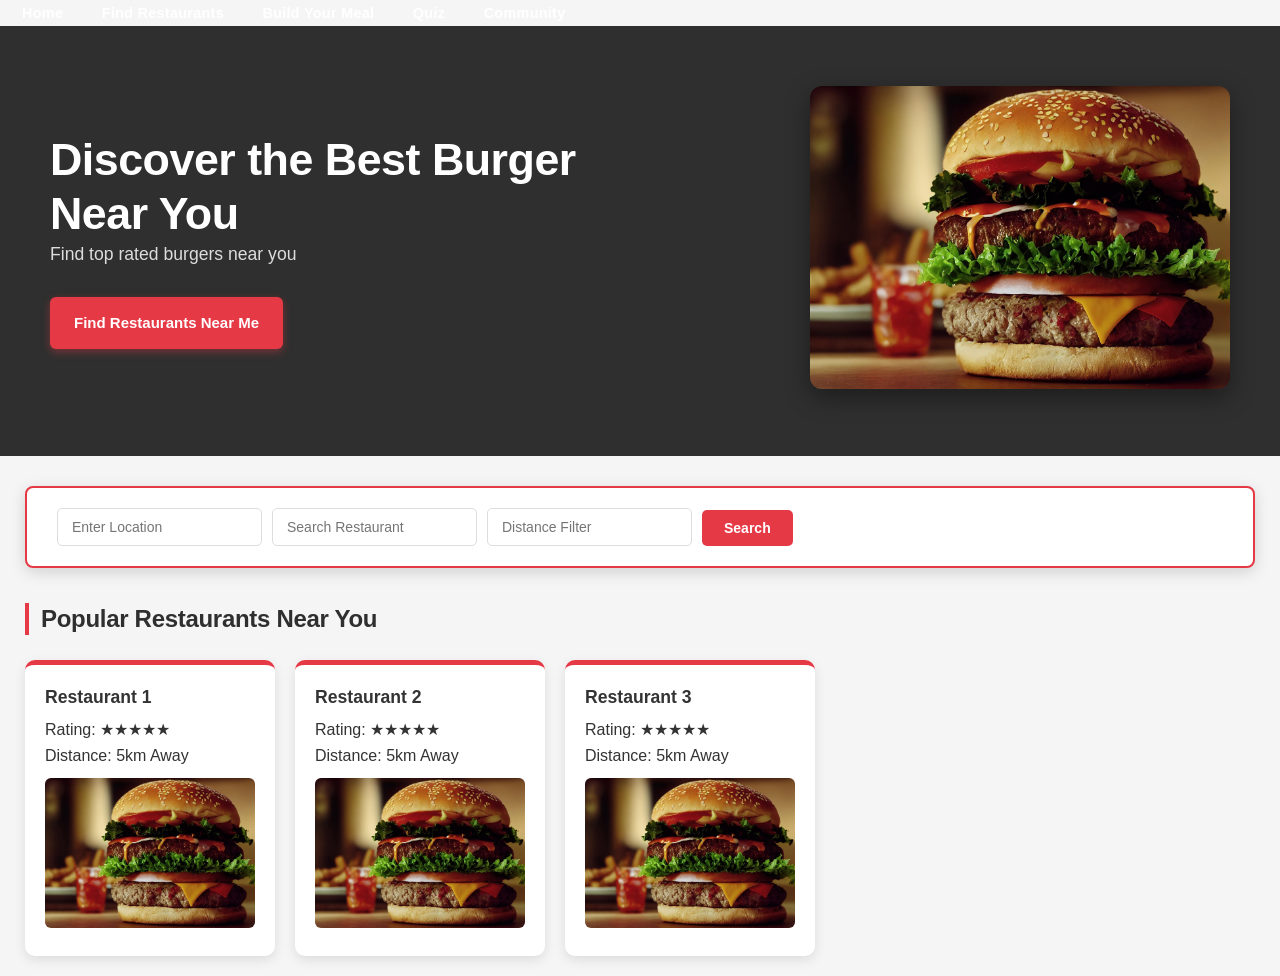
<file: Index.html>
﻿<!DOCTYPE html>
<html>
<head>
    <title>Fast Food Burger Locator</title>
    <link rel="stylesheet" href="style.css">
</head>

<body>

    <!-- NAVBAR -->

    <div class="navbar">
        <h2>Fast Food Burger Locator</h2>

        <div class="navlinks">
            <a href="index.html">Home</a>
            <a href="results.html">Find Restaurants</a>
            <a href="#">Build Your Meal</a>
            <a href="#">Quiz</a>
            <a href="#">Community</a>
        </div>

    </div>

    <!-- HERO SECTION -->

    <div class="hero">

        <div class="hero-text">

            <h1>Discover the Best Burger Near You</h1>

            <p>Find top rated burgers near you</p>

            <a href="results.html" class="main-button">Find Restaurants Near Me</a>

        </div>

        <div class="hero-image">
            <img src="burger.jpg">
        </div>

    </div>

    <!-- SEARCH BAR -->

    <div class="search-bar">

        <input type="text" placeholder="Enter Location">

        <input type="text" placeholder="Search Restaurant">

        <input type="text" placeholder="Distance Filter">

        <a href="results.html" class="search-button">Search</a>

    </div>

    <!-- POPULAR RESTAURANTS -->

    <h2 class="section-title">Popular Restaurants Near You</h2>

    <div class="restaurants">

        <div class="card">
            <h3>Restaurant 1</h3>
            <p>Rating: ★★★★★</p>
            <p>Distance: 5km Away</p>
            <img src="burger.jpg">
        </div>

        <div class="card">
            <h3>Restaurant 2</h3>
            <p>Rating: ★★★★★</p>
            <p>Distance: 5km Away</p>
            <img src="burger.jpg">
        </div>

        <div class="card">
            <h3>Restaurant 3</h3>
            <p>Rating: ★★★★★</p>
            <p>Distance: 5km Away</p>
            <img src="burger.jpg">
        </div>

    </div>

</body>
</html>
</file>
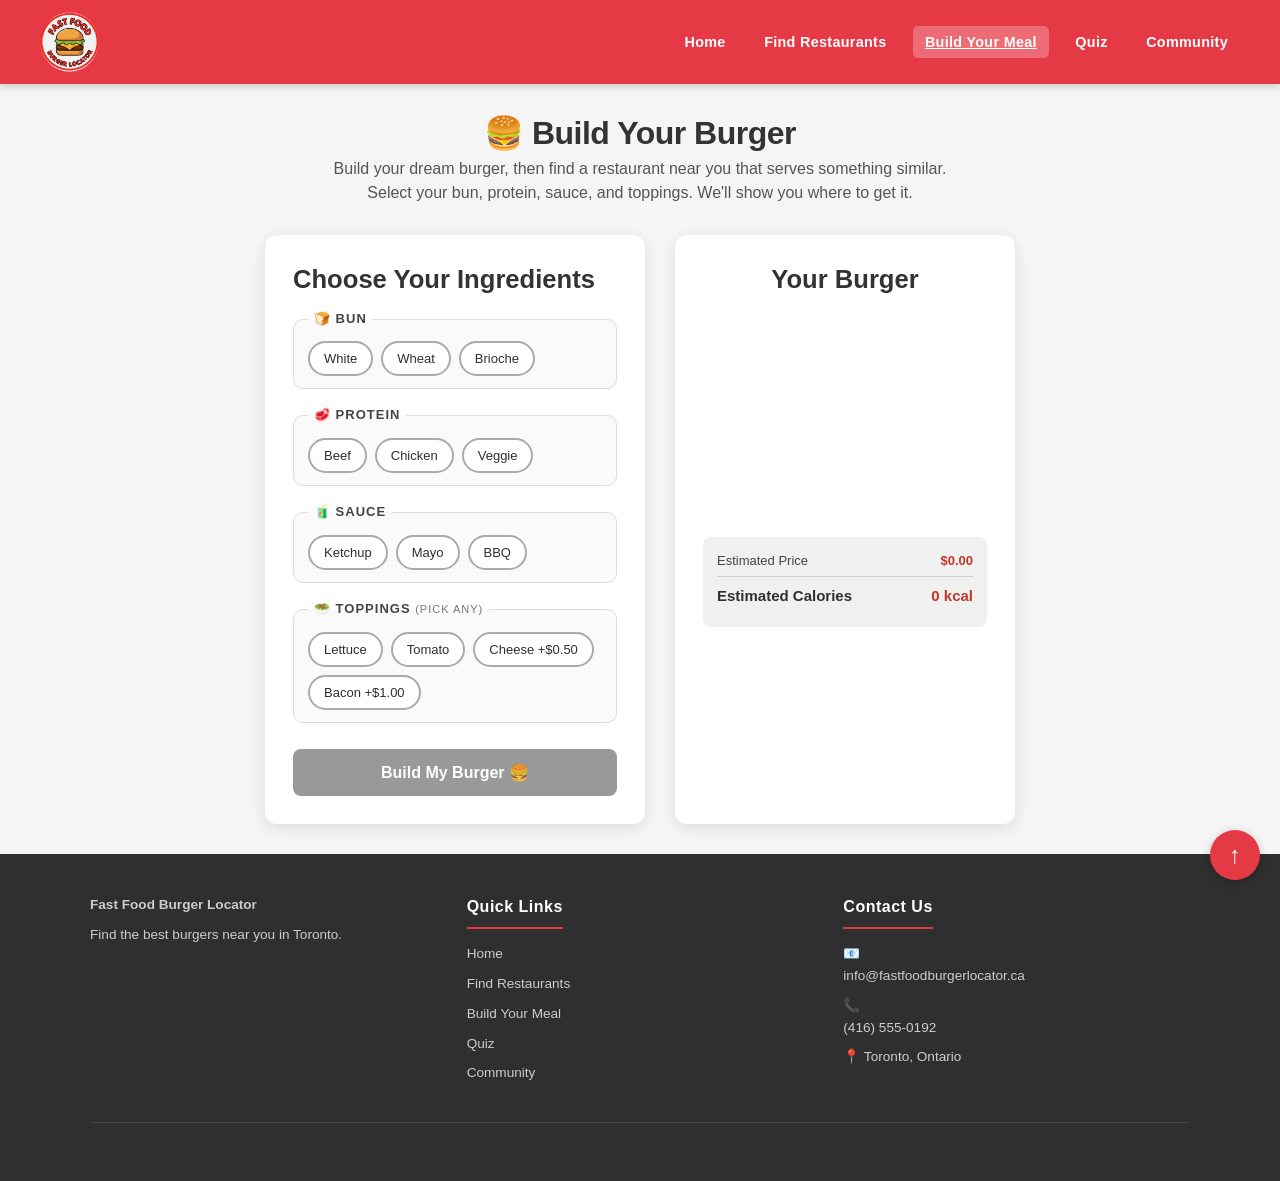
<file: build.html>
<!DOCTYPE html>
<html lang="en">
<head>
    <meta charset="UTF-8">
    <meta name="viewport" content="width=device-width, initial-scale=1.0">
    <title>Build Your Meal - Fast Food Burger Locator</title>
    <link rel="stylesheet" href="style.css">
</head>
<body>
    <a class="skip-link" href="#main-content">Skip to main content</a>

    <nav class="navbar" aria-label="Main navigation">
        <a href="index.html" class="logo-link" aria-label="Fast Food Burger Locator - Home">
            <img src="logo.png" class="logo-img" alt="Fast Food Burger Locator logo" title="Fast Food Burger Locator - Home">
        </a>
        <div class="navlinks">
            <a href="index.html">Home</a>
            <a href="results.html">Find Restaurants</a>
            <a href="build.html" class="active" aria-current="page">Build Your Meal</a>
            <a href="quiz.html">Quiz</a>
            <a href="community.html">Community</a>
        </div>
    </nav>

    <main id="main-content">
        <h1 class="builder-title">🍔 Build Your Burger</h1>
        <p class="builder-subtitle">Build your dream burger, then find a restaurant near you that serves something similar. Select your bun, protein, sauce, and toppings. We'll show you where to get it.</p>

        <div class="builder-container">
            <section class="builder-options" aria-label="Ingredient selector">
                <h2>Choose Your Ingredients</h2>

                <fieldset class="ingredient-group">
                    <legend>🍞 Bun</legend>
                    <div class="ingredient-options" role="group" aria-label="Choose a bun">
                        <button class="ingredient-btn" onclick="select(this, 'bun', 'White', 1.00, 120)" aria-pressed="false">White</button>
                        <button class="ingredient-btn" onclick="select(this, 'bun', 'Wheat', 1.00, 110)" aria-pressed="false">Wheat</button>
                        <button class="ingredient-btn" onclick="select(this, 'bun', 'Brioche', 1.50, 150)" aria-pressed="false">Brioche</button>
                    </div>
                </fieldset>

                <fieldset class="ingredient-group">
                    <legend>🥩 Protein</legend>
                    <div class="ingredient-options" role="group" aria-label="Choose a protein">
                        <button class="ingredient-btn" onclick="select(this, 'patty', 'Beef', 3.00, 280)" aria-pressed="false">Beef</button>
                        <button class="ingredient-btn" onclick="select(this, 'patty', 'Chicken', 2.50, 220)" aria-pressed="false">Chicken</button>
                        <button class="ingredient-btn" onclick="select(this, 'patty', 'Veggie', 2.00, 180)" aria-pressed="false">Veggie</button>
                    </div>
                </fieldset>

                <fieldset class="ingredient-group">
                    <legend>🧃 Sauce</legend>
                    <div class="ingredient-options" role="group" aria-label="Choose a sauce">
                        <button class="ingredient-btn" onclick="select(this, 'sauce', 'Ketchup', 0, 20)" aria-pressed="false">Ketchup</button>
                        <button class="ingredient-btn" onclick="select(this, 'sauce', 'Mayo', 0, 45)" aria-pressed="false">Mayo</button>
                        <button class="ingredient-btn" onclick="select(this, 'sauce', 'BBQ', 0, 30)" aria-pressed="false">BBQ</button>
                    </div>
                </fieldset>

                <fieldset class="ingredient-group">
                    <legend>🥗 Toppings <span style="font-weight:normal;color:#777;font-size:11px;">(pick any)</span></legend>
                    <div class="ingredient-options" role="group" aria-label="Choose toppings">
                        <button class="ingredient-btn topping-btn" onclick="toggleTopping(this, 'Lettuce', 0, 5)" aria-pressed="false">Lettuce</button>
                        <button class="ingredient-btn topping-btn" onclick="toggleTopping(this, 'Tomato', 0, 10)" aria-pressed="false">Tomato</button>
                        <button class="ingredient-btn topping-btn" onclick="toggleTopping(this, 'Cheese', 0.50, 60)" aria-pressed="false">Cheese +$0.50</button>
                        <button class="ingredient-btn topping-btn" onclick="toggleTopping(this, 'Bacon', 1.00, 80)" aria-pressed="false">Bacon +$1.00</button>
                    </div>
                </fieldset>

                <button class="build-btn" id="build-btn" onclick="buildBurger()" disabled aria-disabled="true">
                    Build My Burger 🍔
                </button>
            </section>

            <section class="builder-preview" aria-label="Burger preview and estimator" aria-live="polite">
                <h2>Your Burger</h2>

                <div class="burger-stack" id="burger-stack" role="img" aria-label="Visual burger builder showing selected ingredients">
                    <div class="layer layer-bun-top" id="layer-bun-top"></div>
                    <div class="layer layer-lettuce" id="layer-lettuce"></div>
                    <div class="layer layer-tomato" id="layer-tomato"></div>
                    <div class="layer layer-cheese" id="layer-cheese"></div>
                    <div class="layer layer-bacon" id="layer-bacon"></div>
                    <div class="layer layer-ketchup" id="layer-ketchup"></div>
                    <div class="layer layer-mayo" id="layer-mayo"></div>
                    <div class="layer layer-bbq" id="layer-bbq"></div>
                    <div class="layer layer-patty" id="layer-patty"></div>
                    <div class="layer layer-bun-bottom" id="layer-bun-bottom"></div>
                </div>

                <div class="estimator" aria-label="Price and calorie estimate">
                    <div class="estimator-row">
                        <span>Estimated Price</span>
                        <span id="price-display" aria-live="polite">$0.00</span>
                    </div>
                    <div class="estimator-row total">
                        <span>Estimated Calories</span>
                        <span id="cal-display" aria-live="polite">0 kcal</span>
                    </div>
                </div>

                <div class="result-reveal" id="result-reveal" aria-live="polite">
                    <figure>
                        <img src="burger_reveal.jpg" alt="Homemade cheeseburger with golden bun, melted cheese, and BBQ sauce" title="Your custom burger — ready to find near you!">
                    </figure>
                    <h3>Your Burger is Ready! 🎉</h3>
                    <p id="result-summary"></p>
                    <a href="results.html" class="find-near-btn">🍔 Find This Near You</a>
                    <button class="reset-btn" onclick="resetBuilder()">Start Over</button>
                </div>
            </section>
        </div>
    </main>

    <footer class="footer" aria-label="Site footer">
        <div class="footer-inner">
            <div class="footer-col">
                <p class="footer-brand-name">Fast Food Burger Locator</p>
                <p>Find the best burgers near you in Toronto.</p>
            </div>
            <div class="footer-col">
                <h4>Quick Links</h4>
                <a href="index.html">Home</a>
                <a href="results.html">Find Restaurants</a>
                <a href="build.html">Build Your Meal</a>
                <a href="quiz.html">Quiz</a>
                <a href="community.html">Community</a>
            </div>
            <div class="footer-col">
                <h4>Contact Us</h4>
                <p>📧 <a href="mailto:info@fastfoodburgerlocator.ca">info@fastfoodburgerlocator.ca</a></p>
                <p style="margin-top:8px;">📞 <a href="tel:+14165550192">(416) 555-0192</a></p>
                <p style="margin-top:8px;">📍 Toronto, Ontario</p>
            </div>
        </div>
        <div class="footer-bottom">
            <p>&copy; 2026 Fast Food Burger Locator. All rights reserved.</p>
        </div>
    </footer>

    <button class="back-to-top" onclick="window.scrollTo({top:0,behavior:'smooth'})" aria-label="Back to top" title="Scroll back to top">↑</button>

    <script>
        const selections = { bun: null, patty: null, sauce: null };
        const toppings = {};

        function updateEstimator() {
            let totalPrice = 0, totalCals = 0;
            if (selections.bun) { totalPrice += selections.bun.price; totalCals += selections.bun.cals; }
            if (selections.patty) { totalPrice += selections.patty.price; totalCals += selections.patty.cals; }
            if (selections.sauce) { totalPrice += selections.sauce.price; totalCals += selections.sauce.cals; }
            Object.values(toppings).forEach(t => { totalPrice += t.price; totalCals += t.cals; });
            document.getElementById('price-display').textContent = '$' + totalPrice.toFixed(2);
            document.getElementById('cal-display').textContent = totalCals + ' kcal';
            const ready = selections.bun && selections.patty && selections.sauce;
            const btn = document.getElementById('build-btn');
            btn.disabled = !ready;
            btn.setAttribute('aria-disabled', !ready);
        }

        function select(btn, type, name, price, cals) {
            btn.closest('.ingredient-options').querySelectorAll('.ingredient-btn').forEach(b => {
                b.classList.remove('selected');
                b.setAttribute('aria-pressed', 'false');
            });
            btn.classList.add('selected');
            btn.setAttribute('aria-pressed', 'true');
            selections[type] = { name, price, cals };
            updateStack();
            updateEstimator();
        }

        function toggleTopping(btn, name, price, cals) {
            if (toppings[name]) {
                delete toppings[name];
                btn.classList.remove('selected');
                btn.setAttribute('aria-pressed', 'false');
            } else {
                toppings[name] = { price, cals };
                btn.classList.add('selected');
                btn.setAttribute('aria-pressed', 'true');
            }
            updateStack();
            updateEstimator();
        }

        function updateStack() {
            const bunEl = document.getElementById('layer-bun-top');
            const bunBotEl = document.getElementById('layer-bun-bottom');
            if (selections.bun) {
                const bunKey = selections.bun.name.toLowerCase();
                bunEl.className = `layer layer-bun-top bun-${bunKey}-top visible`;
                bunBotEl.className = `layer layer-bun-bottom bun-${bunKey}-bottom visible`;
            } else {
                bunEl.className = 'layer layer-bun-top';
                bunBotEl.className = 'layer layer-bun-bottom';
            }
            const pattyEl = document.getElementById('layer-patty');
            if (selections.patty) {
                pattyEl.className = `layer layer-patty patty-${selections.patty.name.toLowerCase()} visible`;
            } else {
                pattyEl.className = 'layer layer-patty';
            }
            ['ketchup', 'mayo', 'bbq'].forEach(s => {
                document.getElementById(`layer-${s}`).className = `layer layer-${s}`;
            });
            if (selections.sauce) {
                const sauceEl = document.getElementById(`layer-${selections.sauce.name.toLowerCase()}`);
                if (sauceEl) sauceEl.classList.add('visible');
            }
            ['lettuce', 'tomato', 'cheese', 'bacon'].forEach(t => {
                const el = document.getElementById(`layer-${t}`);
                const key = t.charAt(0).toUpperCase() + t.slice(1);
                el.className = toppings[key] ? `layer layer-${t} visible` : `layer layer-${t}`;
            });
        }

        function buildBurger() {
            const toppingList = Object.keys(toppings);
            const summary = `${selections.bun.name} bun · ${selections.patty.name} patty · ${selections.sauce.name}${toppingList.length ? ' · ' + toppingList.join(', ') : ''}`;
            document.getElementById('result-summary').textContent = summary;
            document.getElementById('burger-stack').style.display = 'none';
            document.getElementById('result-reveal').classList.add('show');
            document.getElementById('build-btn').style.display = 'none';
        }

        function resetBuilder() {
            selections.bun = null; selections.patty = null; selections.sauce = null;
            Object.keys(toppings).forEach(k => delete toppings[k]);
            document.querySelectorAll('.ingredient-btn').forEach(b => {
                b.classList.remove('selected');
                b.setAttribute('aria-pressed', 'false');
            });
            document.getElementById('burger-stack').style.display = 'flex';
            document.getElementById('result-reveal').classList.remove('show');
            document.getElementById('build-btn').style.display = 'block';
            document.getElementById('build-btn').disabled = true;
            updateStack();
            updateEstimator();
        }
    </script>
</body>
</html>
</file>
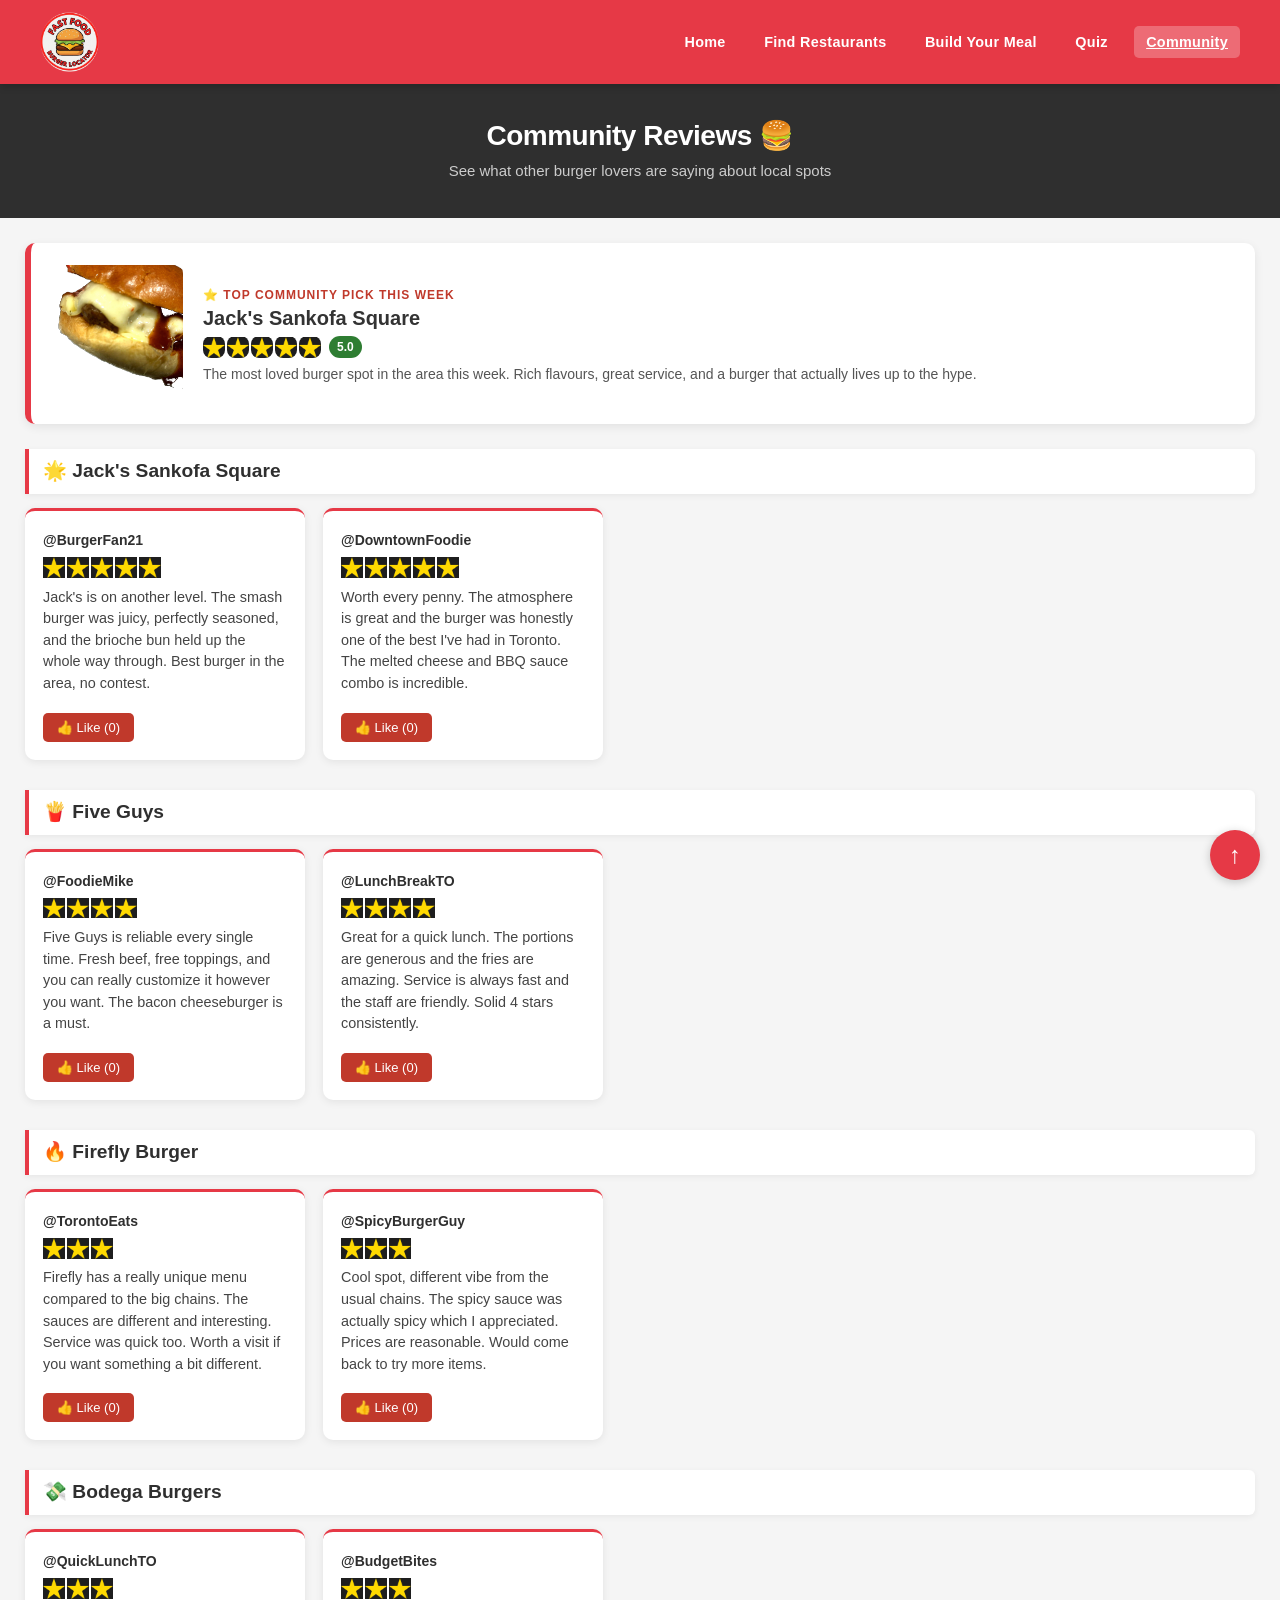
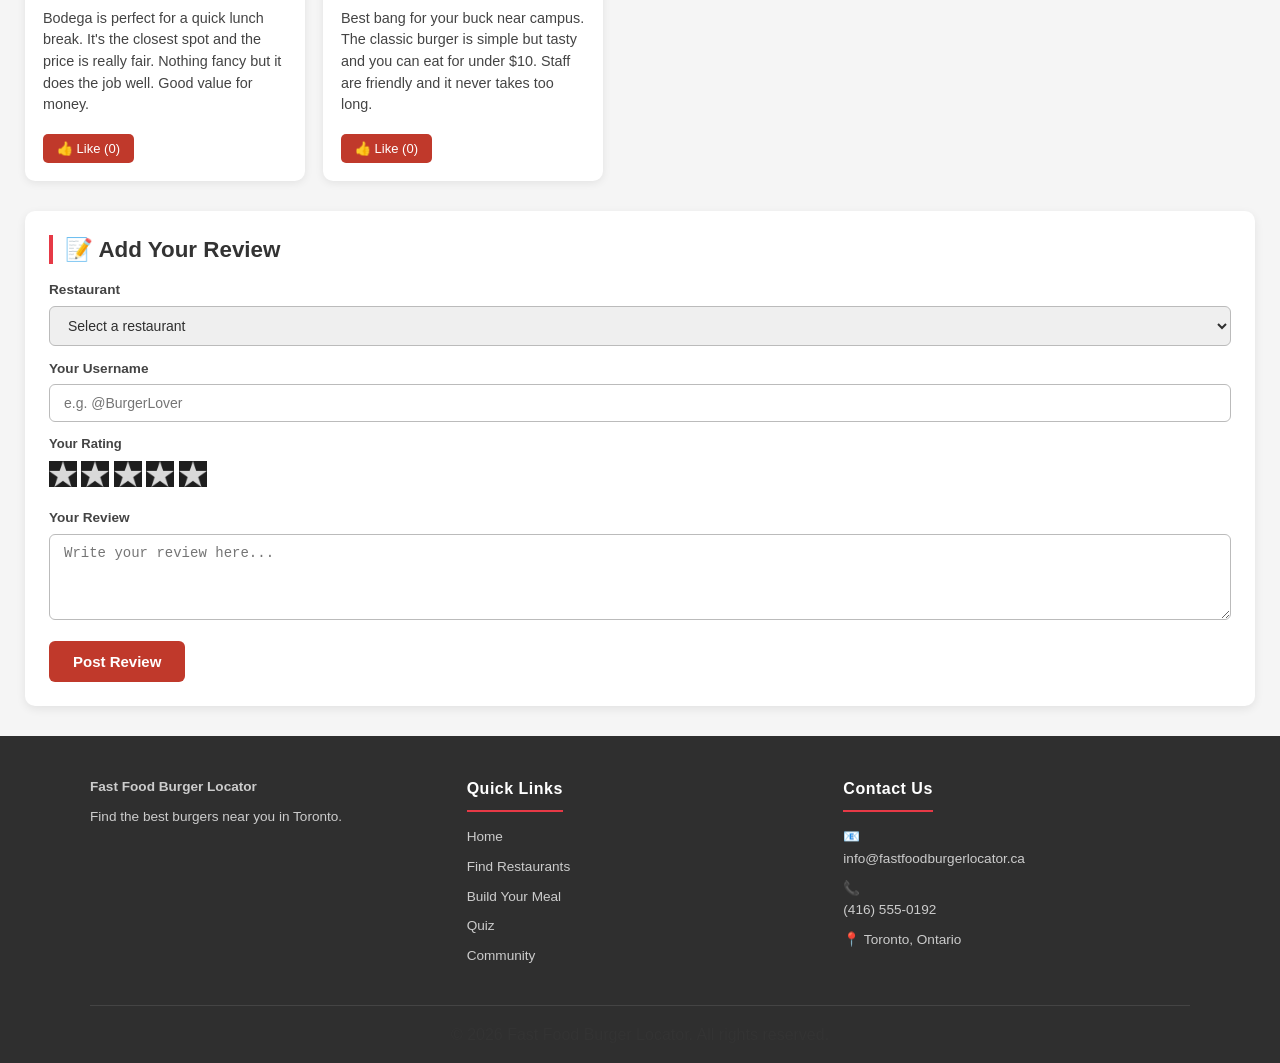
<file: community.html>
<!DOCTYPE html>
<html lang="en">
<head>
    <meta charset="UTF-8">
    <meta name="viewport" content="width=device-width, initial-scale=1.0">
    <title>Community Reviews - Fast Food Burger Locator</title>
    <link rel="stylesheet" href="style.css">
</head>
<body>
    <a class="skip-link" href="#main-content">Skip to main content</a>

    <nav class="navbar" aria-label="Main navigation">
        <a href="index.html" class="logo-link" aria-label="Fast Food Burger Locator - Home">
            <img src="logo.png" class="logo-img" alt="Fast Food Burger Locator logo" title="Fast Food Burger Locator - Home">
        </a>
        <div class="navlinks">
            <a href="index.html">Home</a>
            <a href="results.html">Find Restaurants</a>
            <a href="build.html">Build Your Meal</a>
            <a href="quiz.html">Quiz</a>
            <a href="community.html" class="active" aria-current="page">Community</a>
        </div>
    </nav>

    <main id="main-content">
        <header class="page-header">
            <h1>Community Reviews 🍔</h1>
            <p>See what other burger lovers are saying about local spots</p>
        </header>

        <section class="featured fade-in" aria-label="Top community pick this week">
            <figure>
                <img src="burger_reveal.jpg" alt="Homemade cheeseburger with golden bun, melted cheese, and BBQ sauce" title="Homemade cheeseburger — the most loved burger this week">
            </figure>
            <div>
                <p style="font-size:12px;color:#c0392b;font-weight:bold;text-transform:uppercase;letter-spacing:1px;">⭐ Top Community Pick This Week</p>
                <h2>Jack's Sankofa Square</h2>
                <div class="stars" aria-label="Rated 5 out of 5 stars">
                    <img src="itm445Star.png" class="star" alt="">
                    <img src="itm445Star.png" class="star" alt="">
                    <img src="itm445Star.png" class="star" alt="">
                    <img src="itm445Star.png" class="star" alt="">
                    <img src="itm445Star.png" class="star" alt="">
                    <span class="rating-badge rating-5" aria-hidden="true">5.0</span>
                </div>
                <p>The most loved burger spot in the area this week. Rich flavours, great service, and a burger that actually lives up to the hype.</p>
            </div>
        </section>

        <section class="restaurant-review-section fade-in" aria-labelledby="jacks-heading">
            <h2 id="jacks-heading">🌟 Jack's Sankofa Square</h2>
            <div class="reviews-row">
                <article class="review-card" aria-label="Review by BurgerFan21 for Jack's Sankofa Square">
                    <p class="review-header">@BurgerFan21</p>
                    <div class="stars" aria-label="5 out of 5 stars">
                        <img src="itm445Star.png" class="star" alt="">
                        <img src="itm445Star.png" class="star" alt="">
                        <img src="itm445Star.png" class="star" alt="">
                        <img src="itm445Star.png" class="star" alt="">
                        <img src="itm445Star.png" class="star" alt="">
                    </div>
                    <p class="review-text">Jack's is on another level. The smash burger was juicy, perfectly seasoned, and the brioche bun held up the whole way through. Best burger in the area, no contest.</p>
                    <button class="like-btn" onclick="like(this)" aria-label="Like this review by BurgerFan21">👍 Like (<span>0</span>)</button>
                </article>
                <article class="review-card" aria-label="Review by DowntownFoodie for Jack's Sankofa Square">
                    <p class="review-header">@DowntownFoodie</p>
                    <div class="stars" aria-label="5 out of 5 stars">
                        <img src="itm445Star.png" class="star" alt="">
                        <img src="itm445Star.png" class="star" alt="">
                        <img src="itm445Star.png" class="star" alt="">
                        <img src="itm445Star.png" class="star" alt="">
                        <img src="itm445Star.png" class="star" alt="">
                    </div>
                    <p class="review-text">Worth every penny. The atmosphere is great and the burger was honestly one of the best I've had in Toronto. The melted cheese and BBQ sauce combo is incredible.</p>
                    <button class="like-btn" onclick="like(this)" aria-label="Like this review by DowntownFoodie">👍 Like (<span>0</span>)</button>
                </article>
            </div>
        </section>

        <section class="restaurant-review-section fade-in" aria-labelledby="fiveguys-heading">
            <h2 id="fiveguys-heading">🍟 Five Guys</h2>
            <div class="reviews-row">
                <article class="review-card" aria-label="Review by FoodieMike for Five Guys">
                    <p class="review-header">@FoodieMike</p>
                    <div class="stars" aria-label="4 out of 5 stars">
                        <img src="itm445Star.png" class="star" alt="">
                        <img src="itm445Star.png" class="star" alt="">
                        <img src="itm445Star.png" class="star" alt="">
                        <img src="itm445Star.png" class="star" alt="">
                    </div>
                    <p class="review-text">Five Guys is reliable every single time. Fresh beef, free toppings, and you can really customize it however you want. The bacon cheeseburger is a must.</p>
                    <button class="like-btn" onclick="like(this)" aria-label="Like this review by FoodieMike">👍 Like (<span>0</span>)</button>
                </article>
                <article class="review-card" aria-label="Review by LunchBreakTO for Five Guys">
                    <p class="review-header">@LunchBreakTO</p>
                    <div class="stars" aria-label="4 out of 5 stars">
                        <img src="itm445Star.png" class="star" alt="">
                        <img src="itm445Star.png" class="star" alt="">
                        <img src="itm445Star.png" class="star" alt="">
                        <img src="itm445Star.png" class="star" alt="">
                    </div>
                    <p class="review-text">Great for a quick lunch. The portions are generous and the fries are amazing. Service is always fast and the staff are friendly. Solid 4 stars consistently.</p>
                    <button class="like-btn" onclick="like(this)" aria-label="Like this review by LunchBreakTO">👍 Like (<span>0</span>)</button>
                </article>
            </div>
        </section>

        <section class="restaurant-review-section fade-in" aria-labelledby="firefly-heading">
            <h2 id="firefly-heading">🔥 Firefly Burger</h2>
            <div class="reviews-row">
                <article class="review-card" aria-label="Review by TorontoEats for Firefly Burger">
                    <p class="review-header">@TorontoEats</p>
                    <div class="stars" aria-label="3 out of 5 stars">
                        <img src="itm445Star.png" class="star" alt="">
                        <img src="itm445Star.png" class="star" alt="">
                        <img src="itm445Star.png" class="star" alt="">
                    </div>
                    <p class="review-text">Firefly has a really unique menu compared to the big chains. The sauces are different and interesting. Service was quick too. Worth a visit if you want something a bit different.</p>
                    <button class="like-btn" onclick="like(this)" aria-label="Like this review by TorontoEats">👍 Like (<span>0</span>)</button>
                </article>
                <article class="review-card" aria-label="Review by SpicyBurgerGuy for Firefly Burger">
                    <p class="review-header">@SpicyBurgerGuy</p>
                    <div class="stars" aria-label="3 out of 5 stars">
                        <img src="itm445Star.png" class="star" alt="">
                        <img src="itm445Star.png" class="star" alt="">
                        <img src="itm445Star.png" class="star" alt="">
                    </div>
                    <p class="review-text">Cool spot, different vibe from the usual chains. The spicy sauce was actually spicy which I appreciated. Prices are reasonable. Would come back to try more items.</p>
                    <button class="like-btn" onclick="like(this)" aria-label="Like this review by SpicyBurgerGuy">👍 Like (<span>0</span>)</button>
                </article>
            </div>
        </section>

        <section class="restaurant-review-section fade-in" aria-labelledby="bodega-heading">
            <h2 id="bodega-heading">💸 Bodega Burgers</h2>
            <div class="reviews-row">
                <article class="review-card" aria-label="Review by QuickLunchTO for Bodega Burgers">
                    <p class="review-header">@QuickLunchTO</p>
                    <div class="stars" aria-label="3 out of 5 stars">
                        <img src="itm445Star.png" class="star" alt="">
                        <img src="itm445Star.png" class="star" alt="">
                        <img src="itm445Star.png" class="star" alt="">
                    </div>
                    <p class="review-text">Bodega is perfect for a quick lunch break. It's the closest spot and the price is really fair. Nothing fancy but it does the job well. Good value for money.</p>
                    <button class="like-btn" onclick="like(this)" aria-label="Like this review by QuickLunchTO">👍 Like (<span>0</span>)</button>
                </article>
                <article class="review-card" aria-label="Review by BudgetBites for Bodega Burgers">
                    <p class="review-header">@BudgetBites</p>
                    <div class="stars" aria-label="3 out of 5 stars">
                        <img src="itm445Star.png" class="star" alt="">
                        <img src="itm445Star.png" class="star" alt="">
                        <img src="itm445Star.png" class="star" alt="">
                    </div>
                    <p class="review-text">Best bang for your buck near campus. The classic burger is simple but tasty and you can eat for under $10. Staff are friendly and it never takes too long.</p>
                    <button class="like-btn" onclick="like(this)" aria-label="Like this review by BudgetBites">👍 Like (<span>0</span>)</button>
                </article>
            </div>
        </section>

        <section class="review-form fade-in" aria-labelledby="add-review-heading">
            <h2 id="add-review-heading">📝 Add Your Review</h2>
            <form onsubmit="event.preventDefault(); postReview();" aria-label="Submit a restaurant review">
                <div class="form-group">
                    <label for="review-restaurant">Restaurant</label>
                    <select id="review-restaurant" required aria-required="true">
                        <option value="" disabled selected>Select a restaurant</option>
                        <option value="Jack's Sankofa Square">Jack's Sankofa Square</option>
                        <option value="Five Guys">Five Guys</option>
                        <option value="Firefly Burger">Firefly Burger</option>
                        <option value="Bodega Burgers">Bodega Burgers</option>
                    </select>
                </div>

                <div class="form-group">
                    <label for="review-username">Your Username</label>
                    <input type="text" id="review-username" name="username" placeholder="e.g. @BurgerLover" required aria-required="true">
                </div>

                <div class="form-group">
                    <p style="font-size:13px;font-weight:bold;color:#444;margin-bottom:6px;" id="rating-label">Your Rating</p>
                    <div role="group" aria-labelledby="rating-label">
                        <img src="itm445StarEmpty.png" class="star-input" onclick="setRating(1)" id="s1" alt="" tabindex="0" onkeypress="if(event.key==='Enter')setRating(1)">
                        <img src="itm445StarEmpty.png" class="star-input" onclick="setRating(2)" id="s2" alt="" tabindex="0" onkeypress="if(event.key==='Enter')setRating(2)">
                        <img src="itm445StarEmpty.png" class="star-input" onclick="setRating(3)" id="s3" alt="" tabindex="0" onkeypress="if(event.key==='Enter')setRating(3)">
                        <img src="itm445StarEmpty.png" class="star-input" onclick="setRating(4)" id="s4" alt="" tabindex="0" onkeypress="if(event.key==='Enter')setRating(4)">
                        <img src="itm445StarEmpty.png" class="star-input" onclick="setRating(5)" id="s5" alt="" tabindex="0" onkeypress="if(event.key==='Enter')setRating(5)">
                    </div>
                </div>

                <div class="form-group">
                    <label for="review-text">Your Review</label>
                    <textarea id="review-text" name="review" rows="4" placeholder="Write your review here..." required aria-required="true"></textarea>
                </div>

                <button type="submit">Post Review</button>
            </form>
        </section>
    </main>

    <footer class="footer" aria-label="Site footer">
        <div class="footer-inner">
            <div class="footer-col">
                <p class="footer-brand-name">Fast Food Burger Locator</p>
                <p>Find the best burgers near you in Toronto.</p>
            </div>
            <div class="footer-col">
                <h4>Quick Links</h4>
                <a href="index.html">Home</a>
                <a href="results.html">Find Restaurants</a>
                <a href="build.html">Build Your Meal</a>
                <a href="quiz.html">Quiz</a>
                <a href="community.html">Community</a>
            </div>
            <div class="footer-col">
                <h4>Contact Us</h4>
                <p>📧 <a href="mailto:info@fastfoodburgerlocator.ca">info@fastfoodburgerlocator.ca</a></p>
                <p style="margin-top:8px;">📞 <a href="tel:+14165550192">(416) 555-0192</a></p>
                <p style="margin-top:8px;">📍 Toronto, Ontario</p>
            </div>
        </div>
        <div class="footer-bottom">
            <p>&copy; 2026 Fast Food Burger Locator. All rights reserved.</p>
        </div>
    </footer>

    <button class="back-to-top" onclick="window.scrollTo({top:0,behavior:'smooth'})" aria-label="Back to top" title="Scroll back to top">↑</button>

    <script>
        let currentRating = 0;

        function showMessage(message, isError = false) {
            const existing = document.querySelector('.toast-message');
            if (existing) existing.remove();
            const msg = document.createElement('div');
            msg.textContent = message;
            msg.className = 'toast-message';
            if (isError) msg.classList.add('error');
            document.body.appendChild(msg);
            setTimeout(() => msg.remove(), 3000);
        }

        function setRating(n) {
            currentRating = n;
            for (let i = 1; i <= 5; i++) {
                const star = document.getElementById('s' + i);
                star.src = i <= n ? 'itm445Star.png' : 'itm445StarEmpty.png';
                star.alt = '';
            }
        }

        function like(btn) {
            const span = btn.querySelector('span');
            span.textContent = parseInt(span.textContent) + 1;
            btn.disabled = true;
            btn.setAttribute('aria-label', 'You liked this review');
            btn.style.background = '#888';
            showMessage('❤️ You liked this review!');
        }

        function postReview() {
            const restaurant = document.getElementById('review-restaurant').value;
            const username = document.getElementById('review-username').value.trim();
            const text = document.getElementById('review-text').value.trim();
            if (!restaurant || !username || !text || currentRating === 0) {
                showMessage('❌ Please fill in all fields and select a rating!', true);
                return;
            }
            const sections = document.querySelectorAll('.restaurant-review-section');
            let targetRow = null;
            sections.forEach(section => {
                const heading = section.querySelector('h2').textContent;
                if (heading.includes(restaurant.split(' ')[0]) || heading.includes(restaurant)) {
                    targetRow = section.querySelector('.reviews-row');
                }
            });
            let starsHTML = '';
            for (let i = 0; i < currentRating; i++) {
                starsHTML += `<img src="itm445Star.png" class="star" alt="">`;
            }
            const card = document.createElement('article');
            card.className = 'review-card fade-in';
            card.setAttribute('aria-label', `Review by ${username} for ${restaurant}`);
            card.innerHTML = `
                <p class="review-header">${username}</p>
                <div class="stars" aria-label="${currentRating} out of 5 stars">${starsHTML}</div>
                <p class="review-text">${text}</p>
                <button class="like-btn" onclick="like(this)" aria-label="Like this review by ${username}">👍 Like (<span>0</span>)</button>
            `;
            if (targetRow) {
                targetRow.appendChild(card);
                targetRow.closest('.restaurant-review-section').scrollIntoView({ behavior: 'smooth', block: 'nearest' });
                showMessage('✅ Review posted successfully!');
            } else {
                showMessage('❌ Could not find restaurant section', true);
            }
            document.getElementById('review-restaurant').value = '';
            document.getElementById('review-username').value = '';
            document.getElementById('review-text').value = '';
            for (let i = 1; i <= 5; i++) {
                document.getElementById('s' + i).src = 'itm445StarEmpty.png';
            }
            currentRating = 0;
        }
    </script>
</body>
</html>
</file>
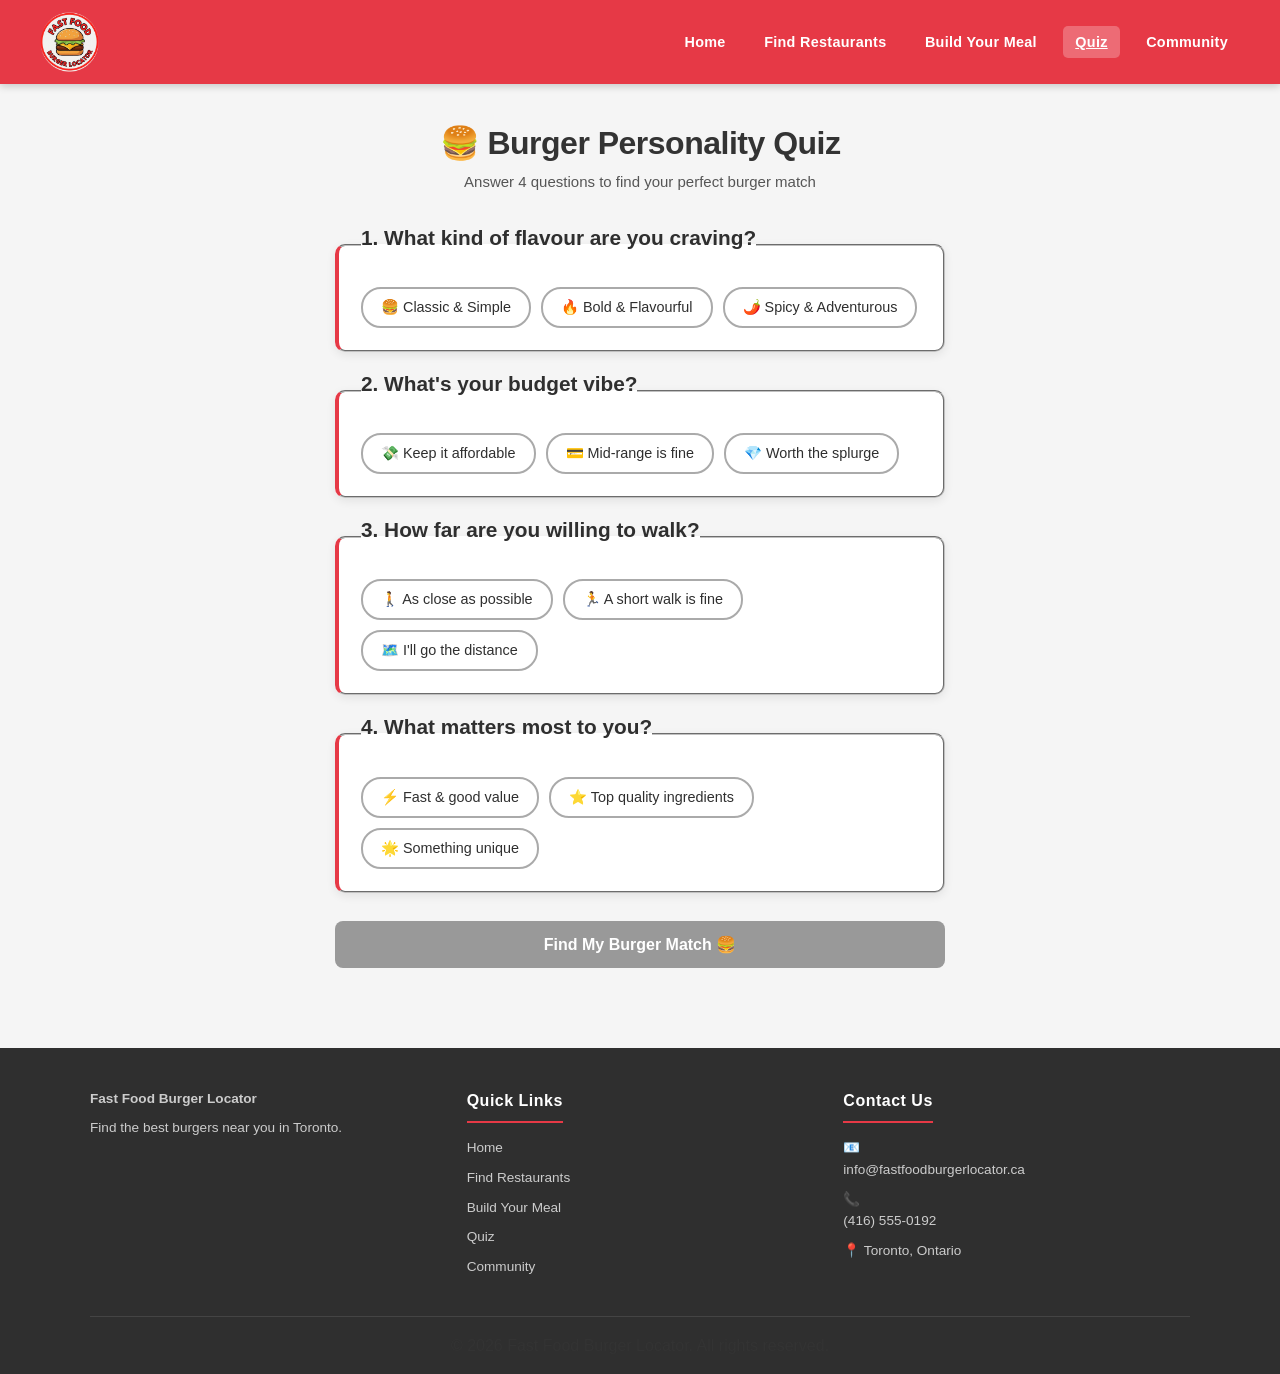
<file: quiz.html>
<!DOCTYPE html>
<html lang="en">
<head>
    <meta charset="UTF-8">
    <meta name="viewport" content="width=device-width, initial-scale=1.0">
    <title>Burger Quiz - Fast Food Burger Locator</title>
    <link rel="stylesheet" href="style.css">
</head>
<body>
    <a class="skip-link" href="#main-content">Skip to main content</a>

    <nav class="navbar" aria-label="Main navigation">
        <a href="index.html" class="logo-link" aria-label="Fast Food Burger Locator - Home">
            <img src="logo.png" class="logo-img" alt="Fast Food Burger Locator logo" title="Fast Food Burger Locator - Home">
        </a>
        <div class="navlinks">
            <a href="index.html">Home</a>
            <a href="results.html">Find Restaurants</a>
            <a href="build.html">Build Your Meal</a>
            <a href="quiz.html" class="active" aria-current="page">Quiz</a>
            <a href="community.html">Community</a>
        </div>
    </nav>

    <main id="main-content">
        <div class="quiz-container fade-in">
            <h1>🍔 Burger Personality Quiz</h1>
            <p class="quiz-subtitle">Answer 4 questions to find your perfect burger match</p>

            <form id="quiz-questions" aria-label="Burger personality quiz">
                <fieldset class="quiz-question">
                    <legend><h2>1. What kind of flavour are you craving?</h2></legend>
                    <div class="quiz-options" role="group" aria-label="Flavour preference">
                        <button type="button" class="quiz-btn" onclick="answer(this, 0, 'classic')" aria-pressed="false">🍔 Classic &amp; Simple</button>
                        <button type="button" class="quiz-btn" onclick="answer(this, 0, 'bold')" aria-pressed="false">🔥 Bold &amp; Flavourful</button>
                        <button type="button" class="quiz-btn" onclick="answer(this, 0, 'spicy')" aria-pressed="false">🌶️ Spicy &amp; Adventurous</button>
                    </div>
                </fieldset>

                <fieldset class="quiz-question">
                    <legend><h2>2. What's your budget vibe?</h2></legend>
                    <div class="quiz-options" role="group" aria-label="Budget preference">
                        <button type="button" class="quiz-btn" onclick="answer(this, 1, 'cheap')" aria-pressed="false">💸 Keep it affordable</button>
                        <button type="button" class="quiz-btn" onclick="answer(this, 1, 'mid')" aria-pressed="false">💳 Mid-range is fine</button>
                        <button type="button" class="quiz-btn" onclick="answer(this, 1, 'splurge')" aria-pressed="false">💎 Worth the splurge</button>
                    </div>
                </fieldset>

                <fieldset class="quiz-question">
                    <legend><h2>3. How far are you willing to walk?</h2></legend>
                    <div class="quiz-options" role="group" aria-label="Distance preference">
                        <button type="button" class="quiz-btn" onclick="answer(this, 2, 'close')" aria-pressed="false">🚶 As close as possible</button>
                        <button type="button" class="quiz-btn" onclick="answer(this, 2, 'medium')" aria-pressed="false">🏃 A short walk is fine</button>
                        <button type="button" class="quiz-btn" onclick="answer(this, 2, 'far')" aria-pressed="false">🗺️ I'll go the distance</button>
                    </div>
                </fieldset>

                <fieldset class="quiz-question">
                    <legend><h2>4. What matters most to you?</h2></legend>
                    <div class="quiz-options" role="group" aria-label="Priority preference">
                        <button type="button" class="quiz-btn" onclick="answer(this, 3, 'value')" aria-pressed="false">⚡ Fast &amp; good value</button>
                        <button type="button" class="quiz-btn" onclick="answer(this, 3, 'quality')" aria-pressed="false">⭐ Top quality ingredients</button>
                        <button type="button" class="quiz-btn" onclick="answer(this, 3, 'unique')" aria-pressed="false">🌟 Something unique</button>
                    </div>
                </fieldset>

                <button type="button" class="quiz-submit" id="quiz-submit" onclick="showResult()" disabled aria-disabled="true">
                    Find My Burger Match 🍔
                </button>
            </form>

            <div class="quiz-result" id="quiz-result" role="region" aria-live="polite" aria-label="Quiz result">
                <div class="result-emoji" id="result-emoji" aria-hidden="true">🍔</div>
                <h2>Your Perfect Match Is...</h2>
                <p class="result-restaurant" id="result-restaurant"></p>
                <p class="result-desc" id="result-desc"></p>
                <a href="results.html" class="main-button" style="margin-right:10px;">Find It Near Me 📍</a>
                <button type="button" class="retake-btn" onclick="retakeQuiz()">Retake Quiz</button>
            </div>
        </div>
    </main>

    <footer class="footer" aria-label="Site footer">
        <div class="footer-inner">
            <div class="footer-col">
                <p class="footer-brand-name">Fast Food Burger Locator</p>
                <p>Find the best burgers near you in Toronto.</p>
            </div>
            <div class="footer-col">
                <h4>Quick Links</h4>
                <a href="index.html">Home</a>
                <a href="results.html">Find Restaurants</a>
                <a href="build.html">Build Your Meal</a>
                <a href="quiz.html">Quiz</a>
                <a href="community.html">Community</a>
            </div>
            <div class="footer-col">
                <h4>Contact Us</h4>
                <p>📧 <a href="mailto:info@fastfoodburgerlocator.ca">info@fastfoodburgerlocator.ca</a></p>
                <p style="margin-top:8px;">📞 <a href="tel:+14165550192">(416) 555-0192</a></p>
                <p style="margin-top:8px;">📍 Toronto, Ontario</p>
            </div>
        </div>
        <div class="footer-bottom">
            <p>&copy; 2026 Fast Food Burger Locator. All rights reserved.</p>
        </div>
    </footer>

    <script>
        const answers = [null, null, null, null];

        const results = {
            jacks: {
                name: "Jack's Sankofa Square",
                emoji: "🌟",
                desc: "You have great taste and you're not afraid to go the extra mile for it. Jack's Sankofa Square is the top-rated spot in the area — rich flavours, high quality ingredients, and a burger experience that's truly worth it.",
                triggers: ['bold', 'splurge', 'quality', 'unique', 'far']
            },
            fiveguys: {
                name: "Five Guys",
                emoji: "🍟",
                desc: "You're a no-nonsense burger person. You want it done right, done fresh, and done your way. Five Guys delivers every time — classic beef patties, fresh toppings, and consistent quality at a fair price.",
                triggers: ['classic', 'mid', 'value', 'medium']
            },
            bodega: {
                name: "Bodega Burgers",
                emoji: "💸",
                desc: "Smart, fast, and close by — Bodega Burgers is your kind of spot. The closest restaurant in the area with great value for money. Perfect when you need a solid burger without the wait.",
                triggers: ['cheap', 'close', 'value']
            },
            firefly: {
                name: "Firefly Burger",
                emoji: "🔥",
                desc: "You like things with a bit of character. Firefly Burger brings bold flavours and a unique take on the classic burger. If you're looking for something that excites your taste buds, this is your spot.",
                triggers: ['bold', 'spicy', 'unique', 'mid']
            }
        };

        function answer(btn, qIndex, value) {
            btn.closest('.quiz-options').querySelectorAll('.quiz-btn').forEach(b => {
                b.classList.remove('selected');
                b.setAttribute('aria-pressed', 'false');
            });
            btn.classList.add('selected');
            btn.setAttribute('aria-pressed', 'true');
            answers[qIndex] = value;
            const ready = !answers.some(a => a === null);
            const submitBtn = document.getElementById('quiz-submit');
            submitBtn.disabled = !ready;
            submitBtn.setAttribute('aria-disabled', !ready);
        }

        function showResult() {
            const scores = { jacks: 0, fiveguys: 0, bodega: 0, firefly: 0 };
            answers.forEach(a => {
                Object.keys(results).forEach(key => {
                    if (results[key].triggers.includes(a)) scores[key]++;
                });
            });
            const winner = Object.keys(scores).reduce((a, b) => scores[a] >= scores[b] ? a : b);
            const r = results[winner];
            document.getElementById('result-emoji').textContent = r.emoji;
            document.getElementById('result-restaurant').textContent = r.name;
            document.getElementById('result-desc').textContent = r.desc;
            document.getElementById('quiz-questions').style.display = 'none';
            document.getElementById('quiz-result').classList.add('show');
            document.getElementById('quiz-result').focus();
        }

        function retakeQuiz() {
            answers.fill(null);
            document.querySelectorAll('.quiz-btn').forEach(b => {
                b.classList.remove('selected');
                b.setAttribute('aria-pressed', 'false');
            });
            const submitBtn = document.getElementById('quiz-submit');
            submitBtn.disabled = true;
            submitBtn.setAttribute('aria-disabled', 'true');
            document.getElementById('quiz-questions').style.display = 'block';
            document.getElementById('quiz-result').classList.remove('show');
        }
    </script>
</body>
</html>
</file>
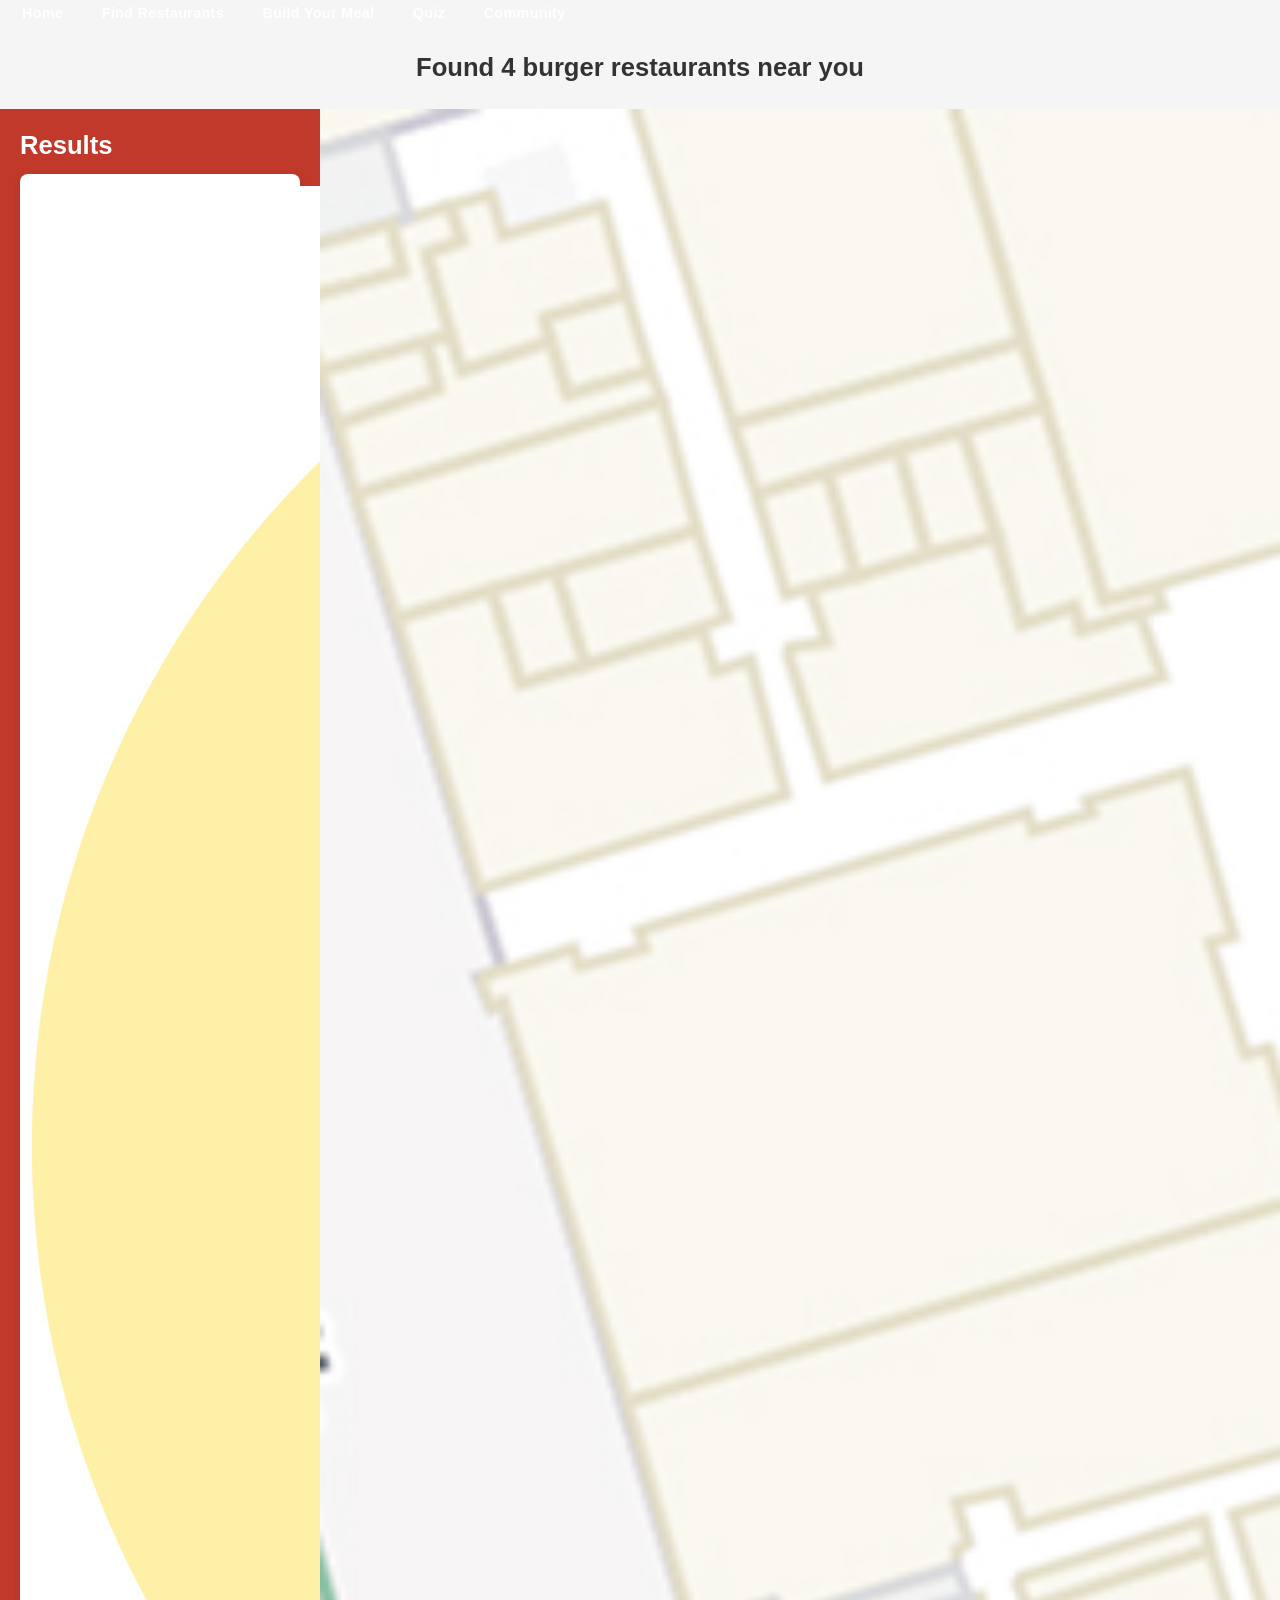
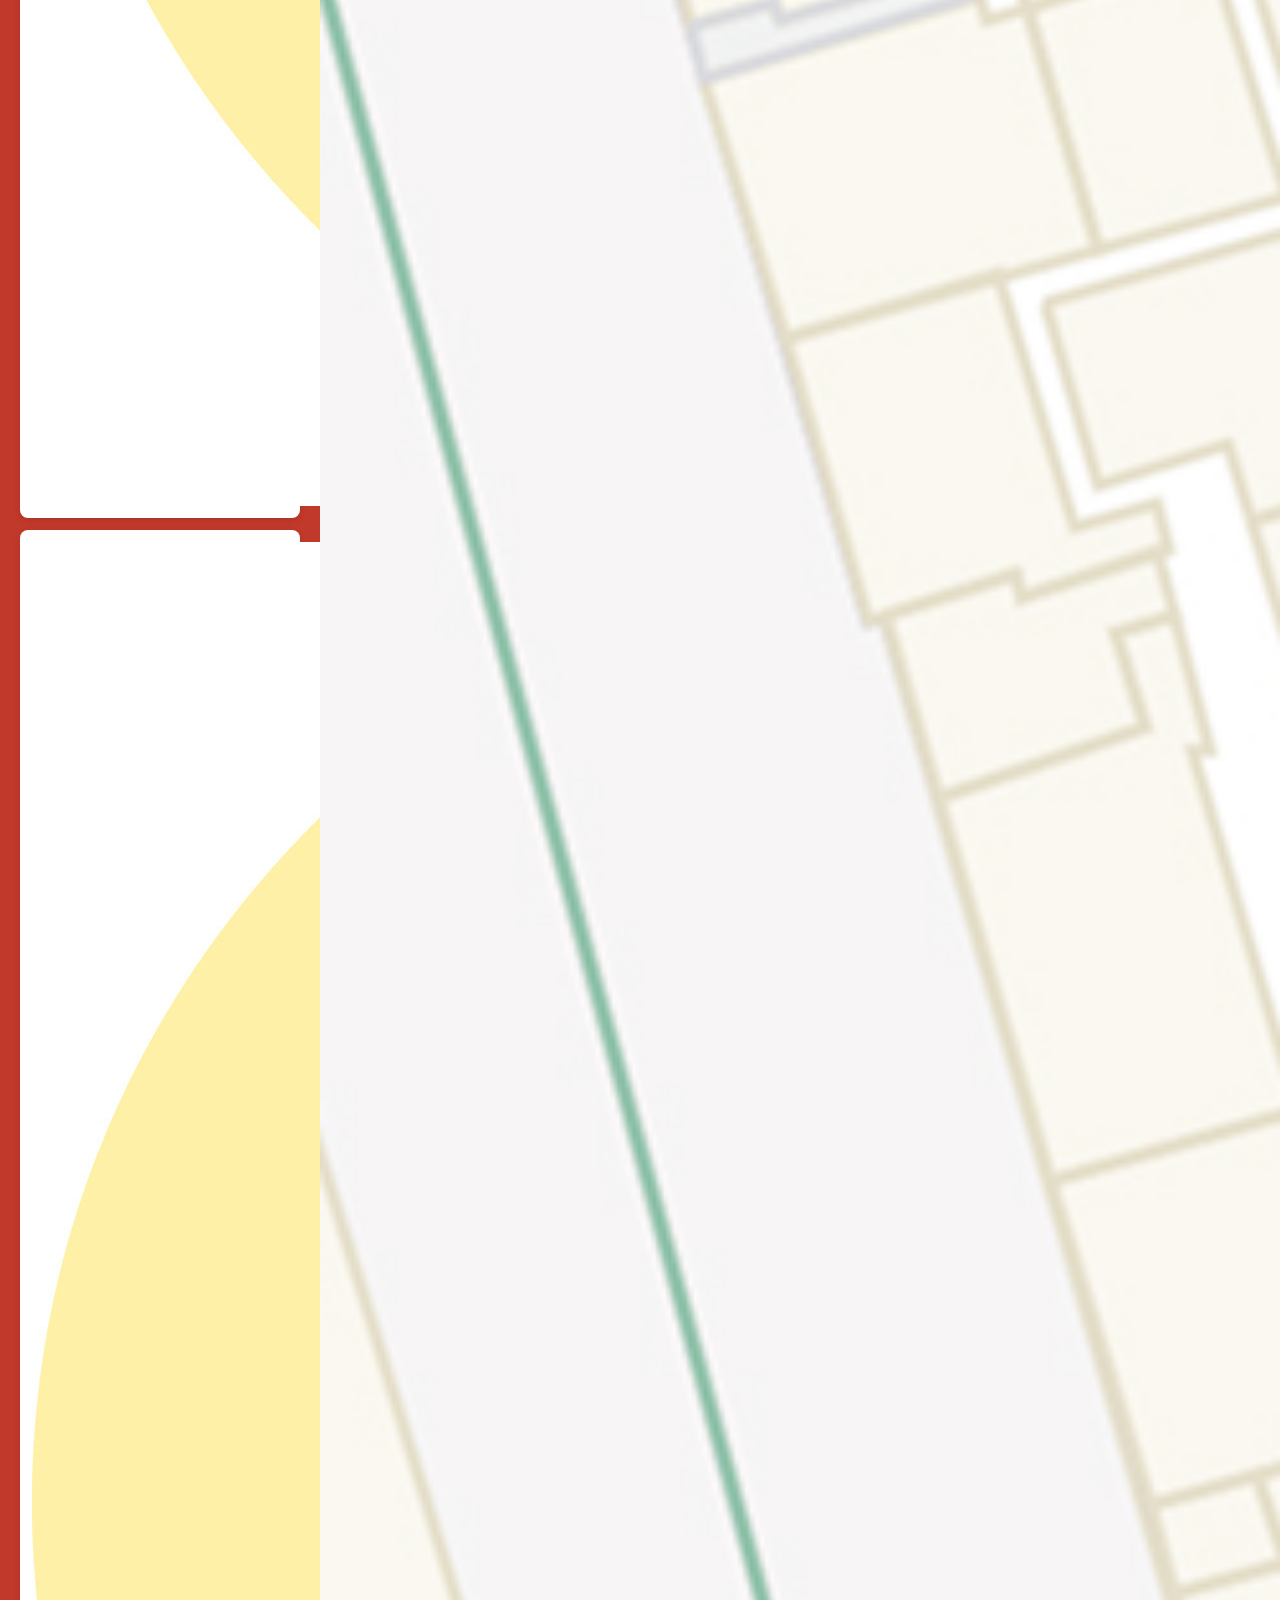
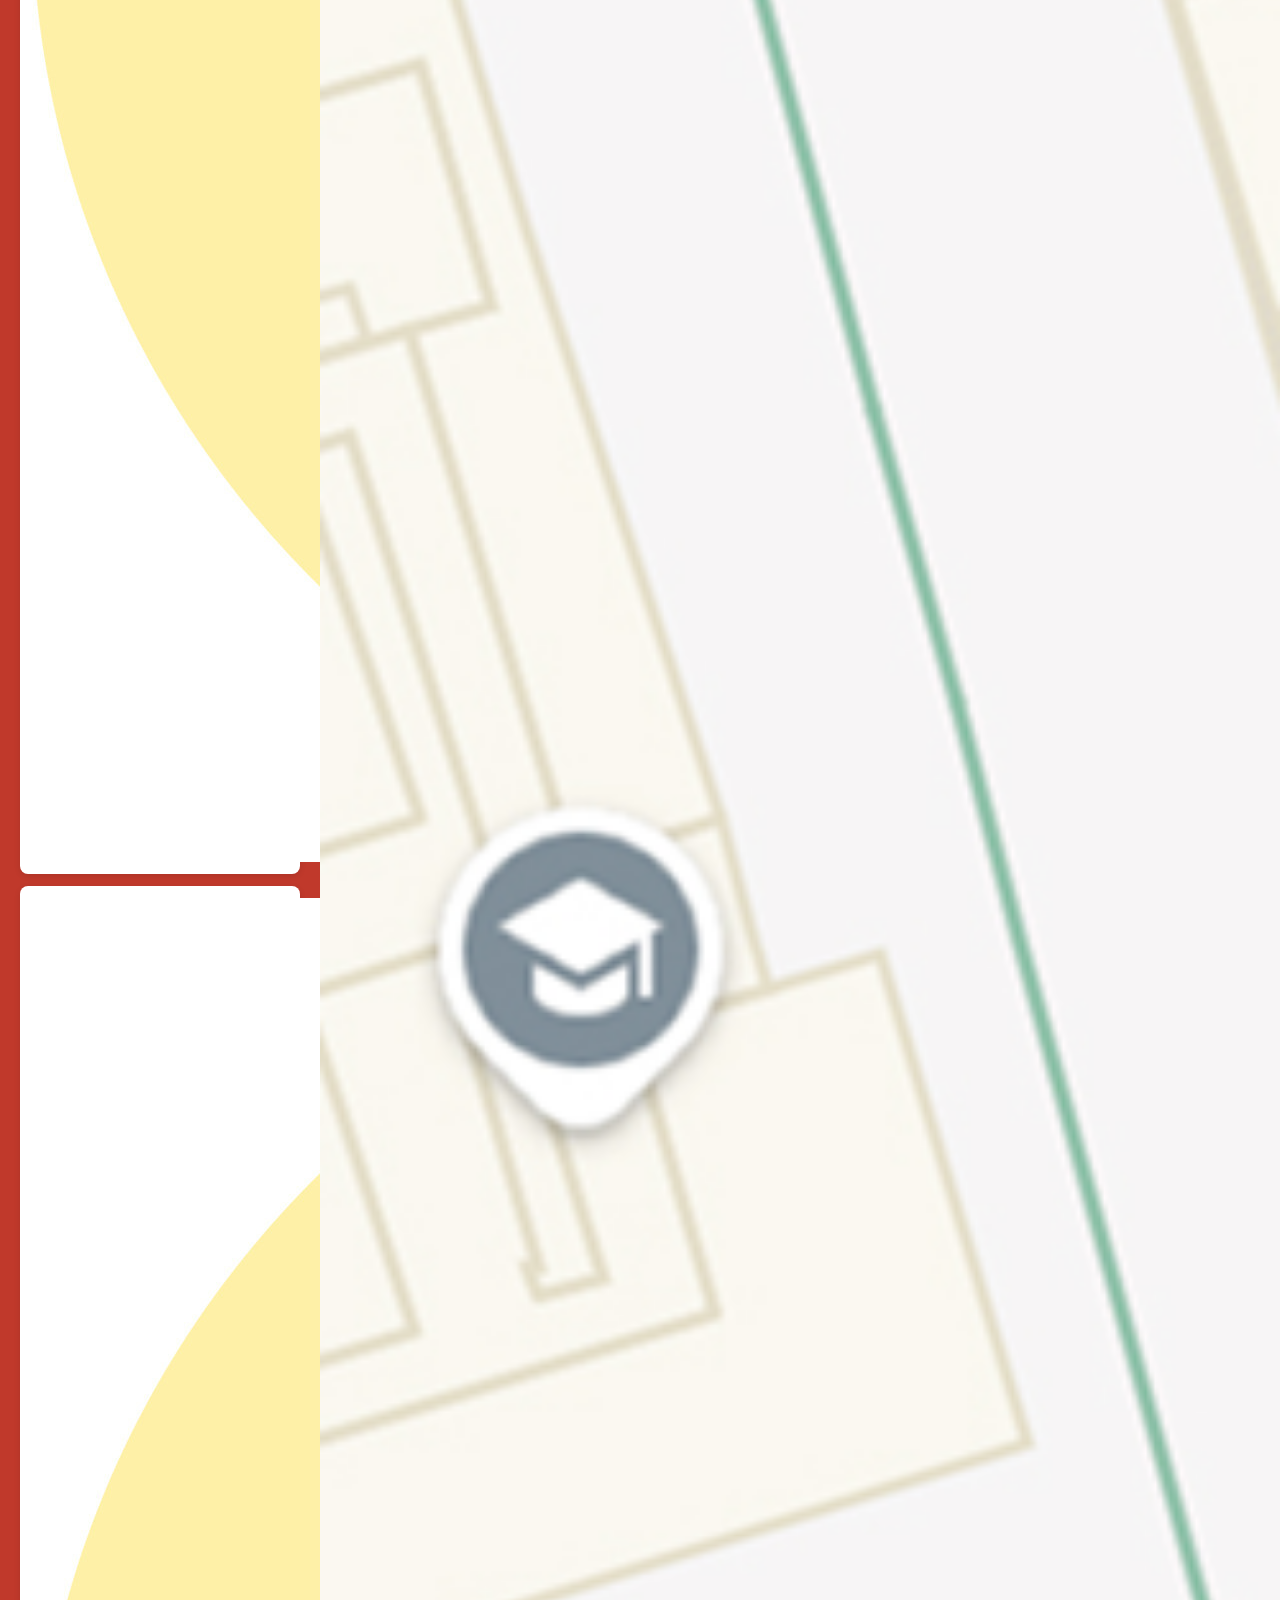
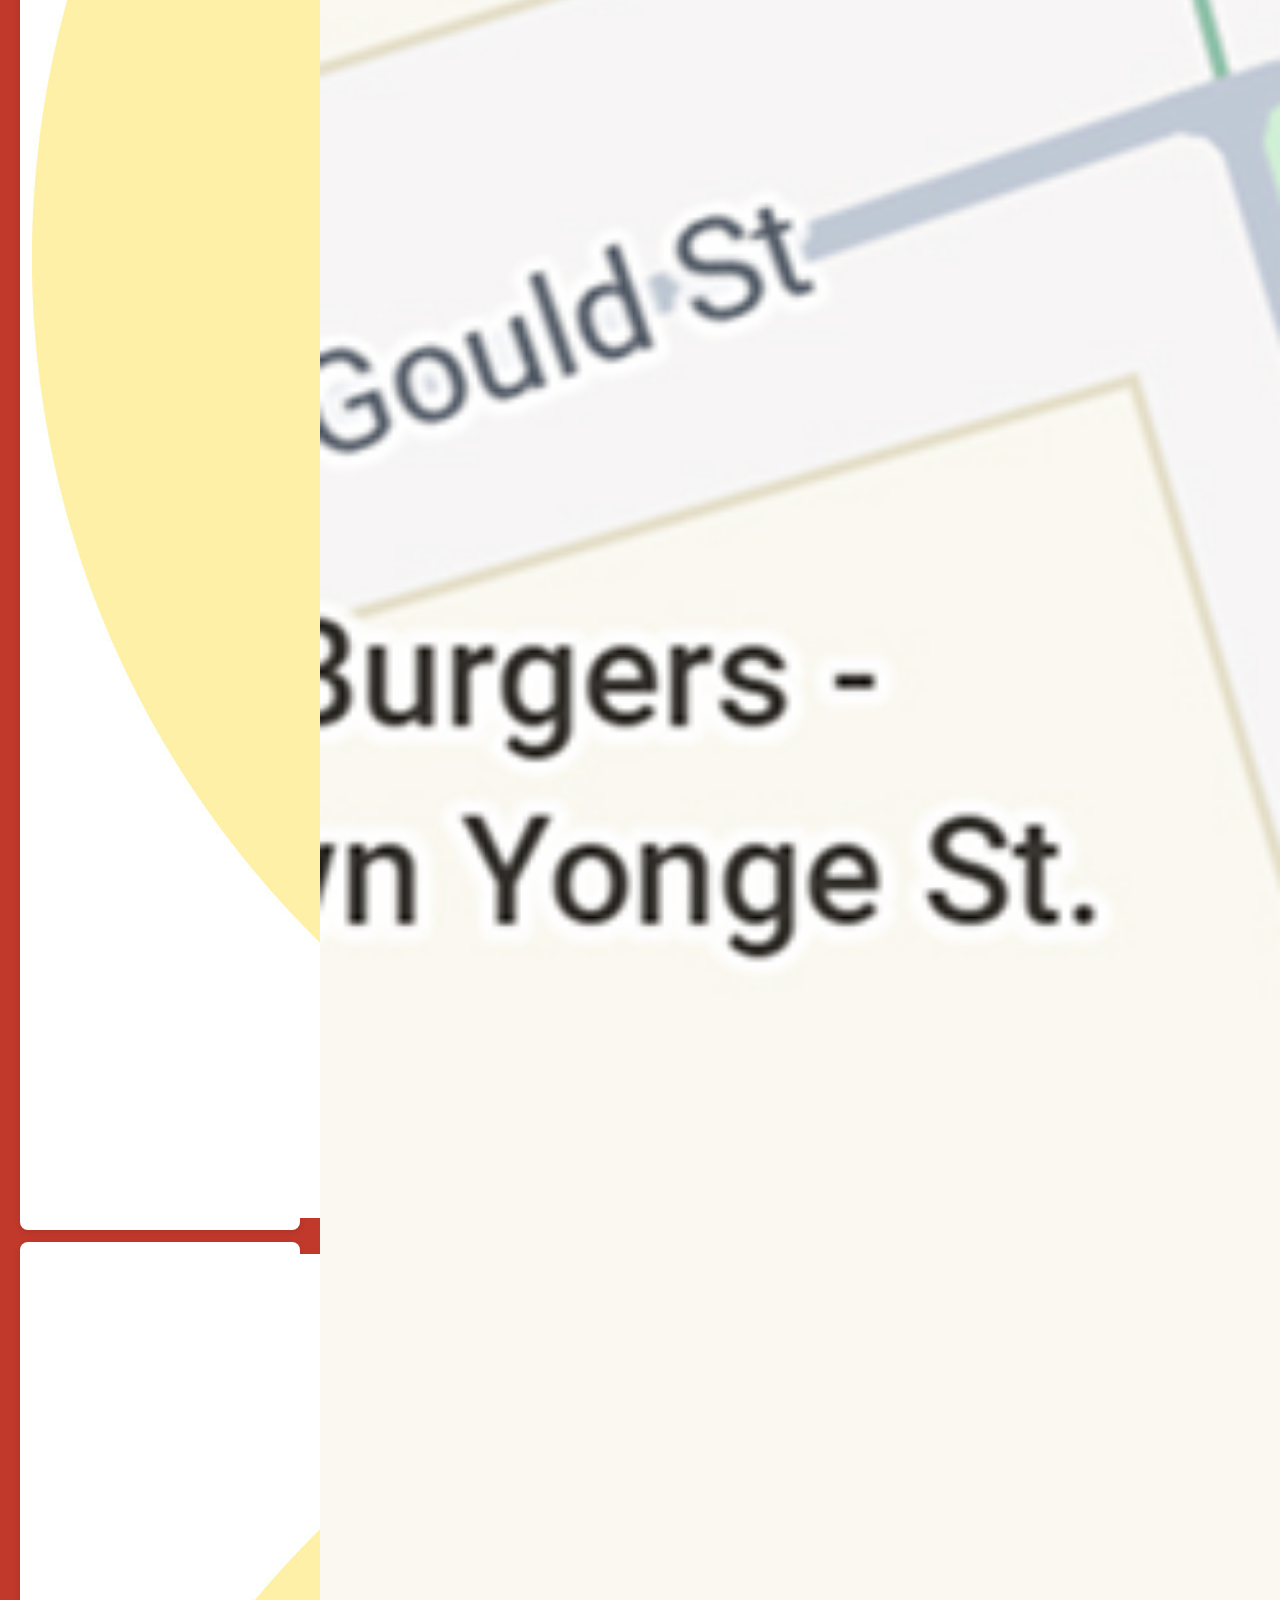
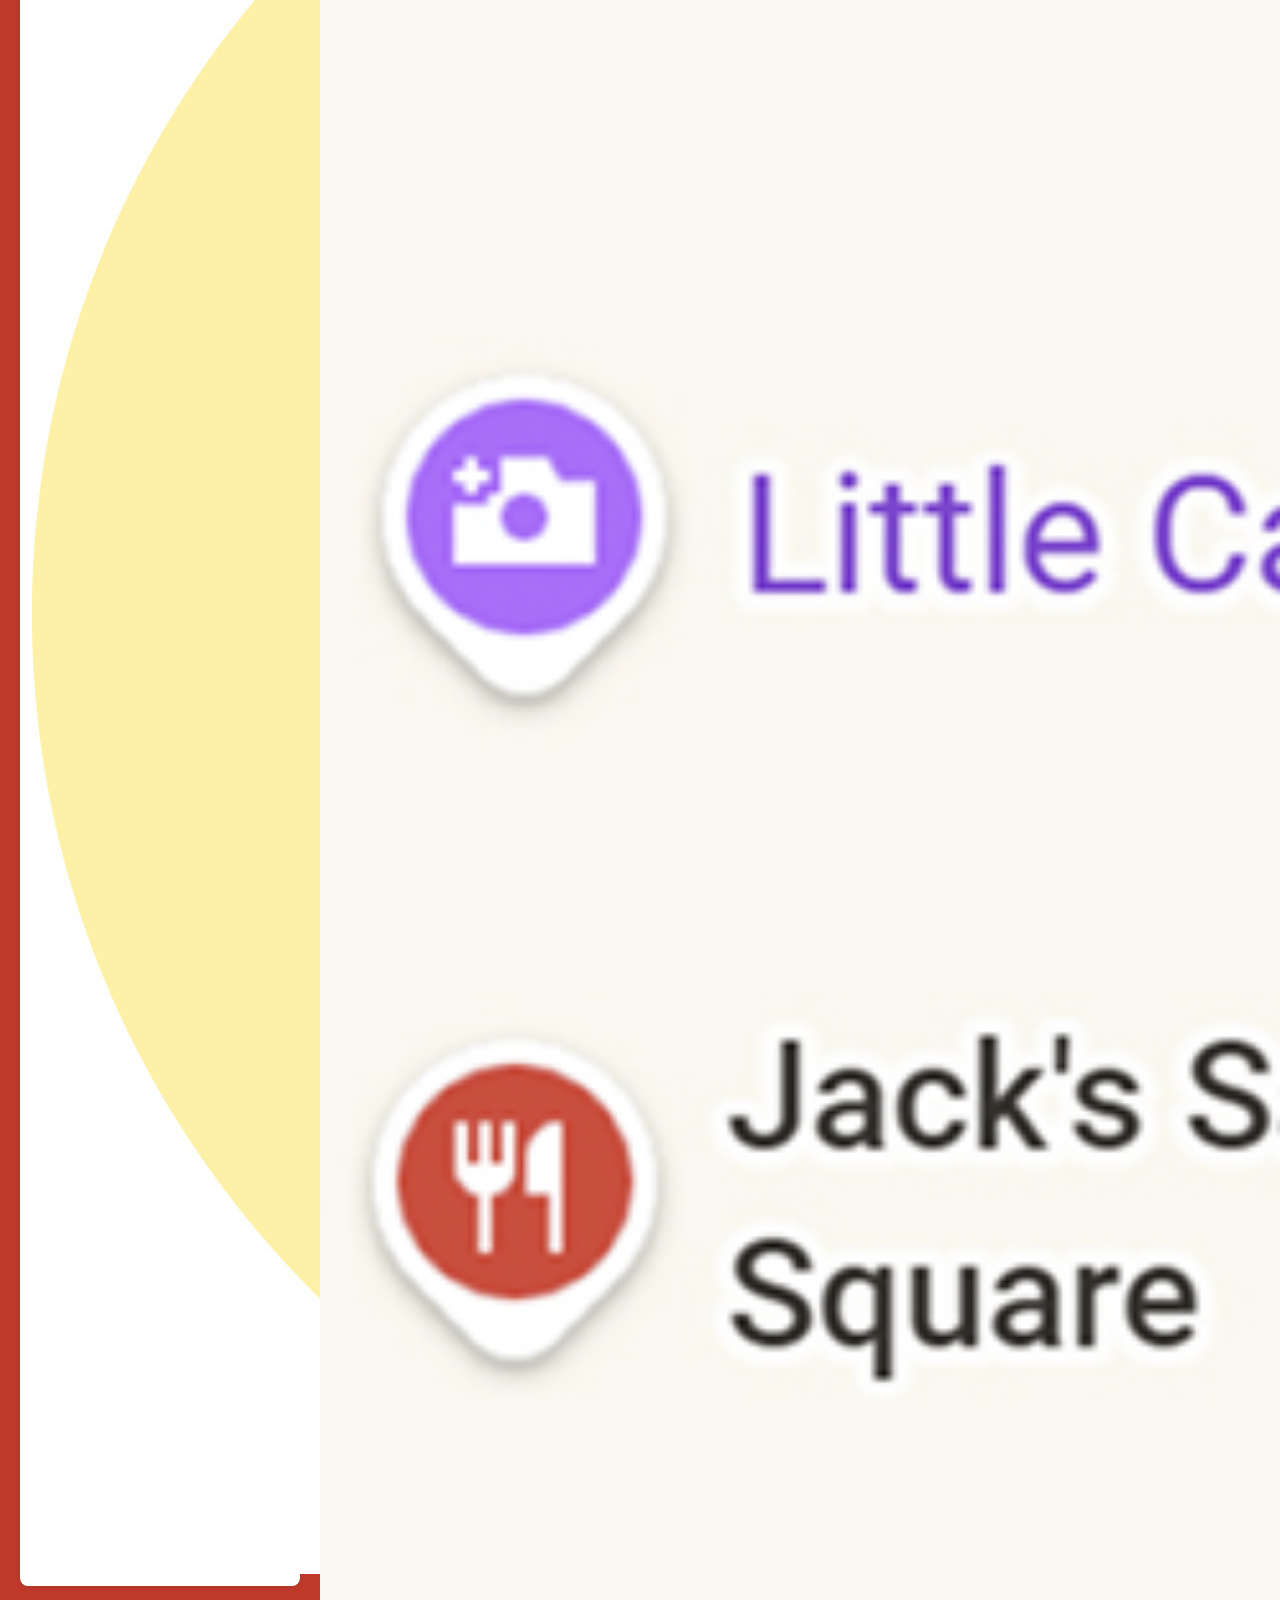
<file: Results.html>
﻿<!DOCTYPE html>
<html>
<head>
    <title>Results</title>
    <link rel="stylesheet" href="style.css">
</head>

<body>

    <div class="navbar">

        <h2>Fast Food Burger Locator</h2>

        <div class="navlinks">
            <a href="index.html">Home</a>
            <a href="results.html">Find Restaurants</a>
            <a href="#">Build Your Meal</a>
            <a href="#">Quiz</a>
            <a href="#">Community</a>
        </div>

    </div>

    <h2 class="results-title">Found 4 burger restaurants near you</h2>

    <div class="results-container">

        <!-- LEFT SIDE -->

        <div class="results-list">

            <h2>Results</h2>

            <div class="result-card">
                <img src="burger-icon.jpg">
                <div>
                    <h4>Firefly Burger</h4>
                    <p>2km away</p>
                </div>
            </div>

            <div class="result-card">
                <img src="burger-icon.jpg">
                <div>
                    <h4>Restaurant 1</h4>
                    <p>2km away</p>
                </div>
            </div>

            <div class="result-card">
                <img src="burger-icon.jpg">
                <div>
                    <h4>Restaurant 2</h4>
                    <p>2km away</p>
                </div>
            </div>

            <div class="result-card">
                <img src="burger-icon.jpg">
                <div>
                    <h4>Restaurant 3</h4>
                    <p>2km away</p>
                </div>
            </div>

        </div>

        <!-- MAP -->

        <div class="map">

            <img src="map.jpg">

        </div>

    </div>

</body>
</html>
</file>
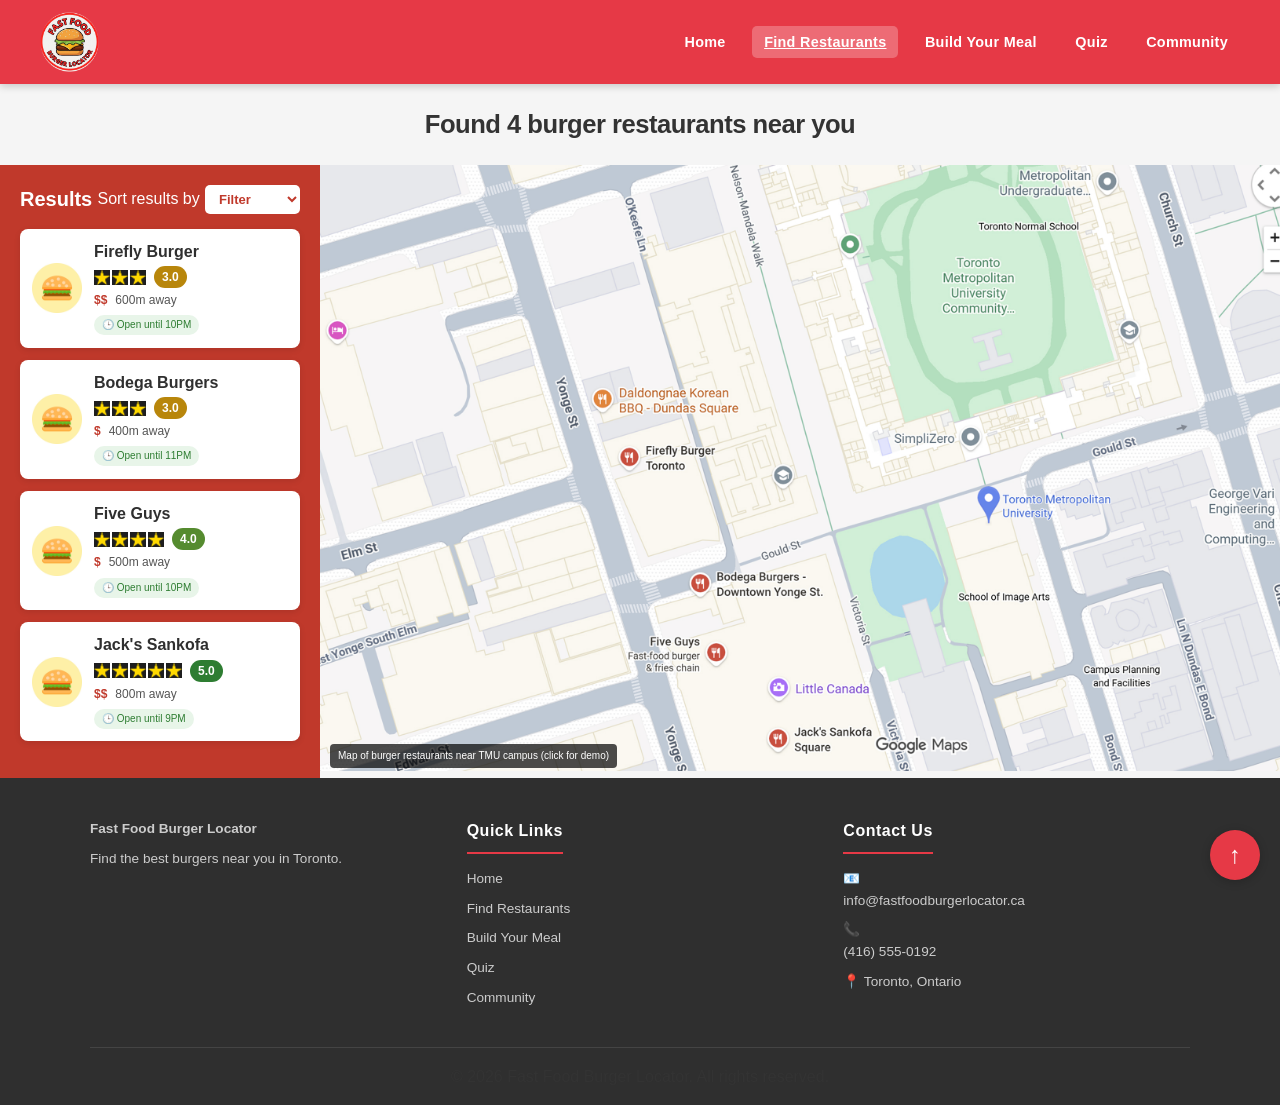
<file: results.html>
<!DOCTYPE html>
<html lang="en">
<head>
    <meta charset="UTF-8">
    <meta name="viewport" content="width=device-width, initial-scale=1.0">
    <title>Results - Fast Food Burger Locator</title>
    <link rel="stylesheet" href="style.css">
</head>
<body>
    <a class="skip-link" href="#main-content">Skip to main content</a>

    <nav class="navbar" aria-label="Main navigation">
        <a href="index.html" class="logo-link" aria-label="Fast Food Burger Locator - Home">
            <img src="logo.png" class="logo-img" alt="Fast Food Burger Locator logo" title="Fast Food Burger Locator - Home">
        </a>
        <div class="navlinks">
            <a href="index.html">Home</a>
            <a href="results.html" class="active" aria-current="page">Find Restaurants</a>
            <a href="build.html">Build Your Meal</a>
            <a href="quiz.html">Quiz</a>
            <a href="community.html">Community</a>
        </div>
    </nav>

    <main id="main-content">
        <h1 class="results-title">Found 4 burger restaurants near you</h1>

        <div class="results-container">
            <section class="results-list" aria-label="Restaurant results">
                <div class="results-list-header">
                    <h2>Results</h2>
                    <label for="filter-select" class="sr-only">Sort results by</label>
                    <select id="filter-select" class="filter-dropdown" onchange="sortCards(this.value)" aria-label="Sort results by">
                        <option value="" disabled selected>Filter</option>
                        <option value="distance">Distance</option>
                        <option value="price">Price</option>
                        <option value="rating">Rating</option>
                    </select>
                </div>

                <div id="cards-container" role="list">
                    <article class="result-card" role="listitem" data-distance="600" data-price="2" data-rating="3" aria-label="Firefly Burger, 3 stars, 600 metres away, moderate price">
                        <img src="burger-icon.jpg" class="result-icon" alt="" title="Firefly Burger icon">
                        <div class="result-info">
                            <h3>Firefly Burger</h3>
                            <div class="stars" aria-label="3 out of 5 stars">
                                <img src="itm445Star.png" class="star" alt="">
                                <img src="itm445Star.png" class="star" alt="">
                                <img src="itm445Star.png" class="star" alt="">
                                <span class="rating-badge rating-3" aria-hidden="true">3.0</span>
                            </div>
                            <div class="card-meta">
                                <span class="price-tag" aria-label="Price: moderate">$$</span>
                                <span class="distance-tag">600m away</span>
                            </div>
                            <div class="hours-tag">🕒 Open until 10PM</div>
                        </div>
                    </article>

                    <article class="result-card" role="listitem" data-distance="400" data-price="1" data-rating="3" aria-label="Bodega Burgers, 3 stars, 400 metres away, affordable">
                        <img src="burger-icon.jpg" class="result-icon" alt="" title="Bodega Burgers icon">
                        <div class="result-info">
                            <h3>Bodega Burgers</h3>
                            <div class="stars" aria-label="3 out of 5 stars">
                                <img src="itm445Star.png" class="star" alt="">
                                <img src="itm445Star.png" class="star" alt="">
                                <img src="itm445Star.png" class="star" alt="">
                                <span class="rating-badge rating-3" aria-hidden="true">3.0</span>
                            </div>
                            <div class="card-meta">
                                <span class="price-tag" aria-label="Price: affordable">$</span>
                                <span class="distance-tag">400m away</span>
                            </div>
                            <div class="hours-tag">🕒 Open until 11PM</div>
                        </div>
                    </article>

                    <article class="result-card" role="listitem" data-distance="500" data-price="1" data-rating="4" aria-label="Five Guys, 4 stars, 500 metres away, affordable">
                        <img src="burger-icon.jpg" class="result-icon" alt="" title="Five Guys icon">
                        <div class="result-info">
                            <h3>Five Guys</h3>
                            <div class="stars" aria-label="4 out of 5 stars">
                                <img src="itm445Star.png" class="star" alt="">
                                <img src="itm445Star.png" class="star" alt="">
                                <img src="itm445Star.png" class="star" alt="">
                                <img src="itm445Star.png" class="star" alt="">
                                <span class="rating-badge rating-4" aria-hidden="true">4.0</span>
                            </div>
                            <div class="card-meta">
                                <span class="price-tag" aria-label="Price: affordable">$</span>
                                <span class="distance-tag">500m away</span>
                            </div>
                            <div class="hours-tag">🕒 Open until 10PM</div>
                        </div>
                    </article>

                    <article class="result-card" role="listitem" data-distance="800" data-price="2" data-rating="5" aria-label="Jack's Sankofa, 5 stars, 800 metres away, moderate price">
                        <img src="burger-icon.jpg" class="result-icon" alt="" title="Jack's Sankofa icon">
                        <div class="result-info">
                            <h3>Jack's Sankofa</h3>
                            <div class="stars" aria-label="5 out of 5 stars">
                                <img src="itm445Star.png" class="star" alt="">
                                <img src="itm445Star.png" class="star" alt="">
                                <img src="itm445Star.png" class="star" alt="">
                                <img src="itm445Star.png" class="star" alt="">
                                <img src="itm445Star.png" class="star" alt="">
                                <span class="rating-badge rating-5" aria-hidden="true">5.0</span>
                            </div>
                            <div class="card-meta">
                                <span class="price-tag" aria-label="Price: moderate">$$</span>
                                <span class="distance-tag">800m away</span>
                            </div>
                            <div class="hours-tag">🕒 Open until 9PM</div>
                        </div>
                    </article>
                </div>
            </section>

            <section class="map" aria-label="Map showing nearby burger restaurants">
                <figure>
                    <img src="map.jpg" alt="Map showing four burger restaurants near Toronto Metropolitan University" title="Map of burger restaurants near TMU campus — click for demo" class="map-image" onclick="alert('Full Google Maps integration coming soon!')">
                    <figcaption>Map of burger restaurants near TMU campus (click for demo)</figcaption>
                </figure>
            </section>
        </div>
    </main>

    <footer class="footer" aria-label="Site footer">
        <div class="footer-inner">
            <div class="footer-col">
                <p class="footer-brand-name">Fast Food Burger Locator</p>
                <p>Find the best burgers near you in Toronto.</p>
            </div>
            <div class="footer-col">
                <h4>Quick Links</h4>
                <a href="index.html">Home</a>
                <a href="results.html">Find Restaurants</a>
                <a href="build.html">Build Your Meal</a>
                <a href="quiz.html">Quiz</a>
                <a href="community.html">Community</a>
            </div>
            <div class="footer-col">
                <h4>Contact Us</h4>
                <p>📧 <a href="mailto:info@fastfoodburgerlocator.ca">info@fastfoodburgerlocator.ca</a></p>
                <p style="margin-top:8px;">📞 <a href="tel:+14165550192">(416) 555-0192</a></p>
                <p style="margin-top:8px;">📍 Toronto, Ontario</p>
            </div>
        </div>
        <div class="footer-bottom">
            <p>&copy; 2026 Fast Food Burger Locator. All rights reserved.</p>
        </div>
    </footer>

    <button class="back-to-top" onclick="window.scrollTo({top:0,behavior:'smooth'})" aria-label="Back to top" title="Scroll back to top">↑</button>

    <div id="sort-announcement" aria-live="polite" aria-atomic="true" style="position:absolute;left:-9999px;"></div>

    <script>
        function sortCards(filter) {
            const container = document.getElementById('cards-container');
            const cards = Array.from(container.querySelectorAll('.result-card'));
            cards.sort((a, b) => {
                if (filter === 'distance') return parseInt(a.dataset.distance) - parseInt(b.dataset.distance);
                if (filter === 'price') return parseInt(a.dataset.price) - parseInt(b.dataset.price);
                if (filter === 'rating') return parseInt(b.dataset.rating) - parseInt(a.dataset.rating);
                return 0;
            });
            cards.forEach(card => container.appendChild(card));
            const liveRegion = document.getElementById('sort-announcement');
            if (liveRegion) liveRegion.textContent = 'Results sorted by ' + filter;
        }
    </script>
</body>
</html>
</file>
<file: style.css>
/* ── RESET & BASE ── */
* { box-sizing: border-box; margin: 0; padding: 0; }

body {
    font-family: Arial, sans-serif;
    background: #f5f5f5;
    color: #2f2f2f;
    display: flex;
    flex-direction: column;
    min-height: 100vh;
}

/* ── TYPOGRAPHY HIERARCHY ── */
h1 {
    font-size: 2.2rem;
    font-weight: 700;
    line-height: 1.2;
    letter-spacing: -0.5px;
}

h2 {
    font-size: 1.6rem;
    font-weight: 600;
    line-height: 1.3;
    margin-bottom: 0.75rem;
}

h3 {
    font-size: 1.2rem;
    font-weight: 600;
    line-height: 1.4;
}

body, p, li, .review-text, .result-desc {
    font-size: 1rem;
    line-height: 1.6;
    color: #333;
}

/* ── SKIP LINK (WCAG 2.4.1) ── */
.skip-link {
    position: absolute;
    top: -40px;
    left: 0;
    background: #e63946;
    color: white;
    padding: 8px 16px;
    text-decoration: none;
    font-weight: bold;
    font-size: 14px;
    z-index: 9999;
    border-radius: 0 0 6px 0;
    transition: top 0.2s;
}
.skip-link:focus { top: 0; }

/* ── NAVBAR (STICKY) ── */
nav.navbar {
    position: sticky;
    top: 0;
    z-index: 1000;
    background: #e63946;
    color: white;
    display: flex;
    justify-content: space-between;
    align-items: center;
    padding: 12px 40px;
    box-shadow: 0 2px 8px rgba(0,0,0,0.2);
}

/* Logo styling */
.logo-link {
    display: flex;
    align-items: center;
    text-decoration: none;
}

.logo-img {
    height: 60px;
    width: auto;
    max-width: 220px;
    object-fit: contain;
    display: block;
}

.logo-img:hover {
    transform: scale(1.02);
}

/* Hide old h2 text */
.navbar h2 {
    display: none;
}

/* Nav links */
.navlinks a {
    color: white;
    margin-left: 10px;
    text-decoration: none;
    font-weight: 600;
    font-size: 0.9rem;
    letter-spacing: 0.3px;
    padding: 8px 12px;
    border-radius: 5px;
    transition: background 0.2s, color 0.2s;
}

.navlinks a:hover,
.navlinks a:focus {
    background: white;
    color: #e63946;
    outline: 3px solid #fff;
    outline-offset: 2px;
}

.navlinks a.active {
    background: rgba(255,255,255,0.25);
    text-decoration: underline;
}

/* Responsive logo for mobile */
@media (max-width: 768px) {
    .logo-img {
        height: 28px;
        max-width: 110px;
    }
    nav.navbar {
        padding: 10px 20px;
    }
    .navlinks a {
        font-size: 0.75rem;
        padding: 6px 8px;
    }
}

/* ── FOCUS STYLES (WCAG 2.4.7) ── */
a:focus,
button:focus,
input:focus,
select:focus,
textarea:focus {
    outline: 3px solid #e63946;
    outline-offset: 2px;
}

/* ── FOOTER ── */
footer.footer {
    background: #2f2f2f;
    color: #ccc;
    padding: 40px 40px 0 40px;
    margin-top: auto;
}

.footer-inner {
    display: flex;
    justify-content: space-between;
    flex-wrap: wrap;
    gap: 30px;
    max-width: 1100px;
    margin: 0 auto;
    padding-bottom: 30px;
    border-bottom: 1px solid #444;
}

.footer-col { flex: 1; min-width: 160px; }

.footer-col h4 {
    font-size: 1rem;
    font-weight: 700;
    letter-spacing: 0.5px;
    color: white;
    margin-bottom: 14px;
    padding-bottom: 8px;
    border-bottom: 2px solid #e63946;
    display: inline-block;
}

.footer-col p, .footer-col a {
    font-size: 0.85rem;
    line-height: 1.6;
    color: #ccc;
}

.footer-col a {
    display: block;
    text-decoration: none;
    margin-bottom: 8px;
    transition: color 0.2s;
}

.footer-col a:visited { color: #ccc !important; }
.footer-col a:hover,
.footer-col a:focus { color: #e63946 !important; text-decoration: underline; }

.footer-brand-name {
    font-size: 1.1rem;
    font-weight: 800;
    color: #e63946;
    margin-bottom: 8px;
}

.footer-bottom {
    text-align: center;
    padding: 16px 0;
    font-size: 12px;
    color: #888;
}

/* ── HERO ── */
.hero {
    display: flex;
    background: #2f2f2f;
    color: white;
    padding: 60px 50px;
    align-items: center;
    justify-content: space-between;
    gap: 40px;
}

.hero-text { width: 50%; }
.hero-text h1 {
    font-size: 2.8rem;
    font-weight: 800;
    line-height: 1.2;
}
.hero-text p {
    font-size: 1.1rem;
    line-height: 1.5;
    color: #ddd;
    margin-bottom: 10px;
}

.hero-image img,
.hero-image video {
    width: 420px;
    border-radius: 12px;
    object-fit: cover;
    box-shadow: 0 8px 25px rgba(0,0,0,0.4);
}

/* ── BUTTONS ── */
.main-button {
    display: inline-block;
    background: #e63946;
    color: white;
    padding: 14px 24px;
    margin-top: 20px;
    text-decoration: none;
    border-radius: 6px;
    font-weight: bold;
    font-size: 15px;
    transition: background 0.2s, transform 0.2s;
    box-shadow: 0 3px 8px rgba(230,57,70,0.4);
}

.main-button:hover,
.main-button:focus { background: #c92f3a; transform: translateY(-2px); }

.search-button {
    background: #e63946;
    color: white;
    padding: 10px 22px;
    text-decoration: none;
    border-radius: 5px;
    font-weight: bold;
    font-size: 14px;
    transition: background 0.2s, transform 0.2s;
    white-space: nowrap;
    line-height: normal;
    height: fit-content;
    margin-bottom: 0;
    cursor: pointer;
}

.search-button:hover,
.search-button:focus { background: #c92f3a; transform: translateY(-2px); }

/* ── SEARCH BAR ── */
.search-bar {
    display: flex;
    gap: 10px;
    background: white;
    padding: 20px 30px;
    margin: 30px 25px 25px 25px;
    box-shadow: 0 4px 15px rgba(0,0,0,0.15);
    border-radius: 8px;
    border: 2px solid #e63946;
    align-items: flex-end;
    flex-wrap: wrap;
}

.search-field {
    display: flex;
    flex-direction: column;
    flex: 1;
    min-width: 140px;
}

.search-bar label {
    font-size: 13px;
    font-weight: bold;
    color: #444;
    margin-bottom: 5px;
}

.search-bar input[type="text"] {
    padding: 10px 14px;
    border: 1px solid #ddd;
    border-radius: 5px;
    font-size: 14px;
    outline: none;
    transition: border 0.2s;
}

.search-bar input[type="text"]:focus {
    border-color: #e63946;
    outline: 3px solid #e63946;
    outline-offset: 2px;
}

/* ── SECTION TITLE ── */
.section-title {
    font-size: 1.5rem;
    font-weight: 700;
    letter-spacing: -0.3px;
    margin: 10px 25px 5px 25px;
    color: #2f2f2f;
    border-left: 4px solid #e63946;
    padding-left: 12px;
}

/* ── HOME CARDS ── */
.restaurants {
    display: flex;
    gap: 20px;
    padding: 20px 25px;
    flex-wrap: wrap;
}

.card {
    background: white;
    padding: 20px;
    width: 250px;
    border-radius: 10px;
    box-shadow: 0 4px 12px rgba(0,0,0,0.1);
    border-top: 5px solid #e63946;
    transition: transform 0.2s, box-shadow 0.2s;
}

.card:hover { 
    transform: scale(1.03); 
    box-shadow: 0 8px 20px rgba(230,57,70,0.2);
}

.card h3 {
    font-size: 1.1rem;
    font-weight: 700;
    margin-bottom: 0.5rem;
}

.card figure {
    margin: 10px 0 0 0;
}

.card img {
    width: 100%;
    border-radius: 6px;
    margin-top: 10px;
    object-fit: cover;
    height: 150px;
}

.card-distance, .card-price {
    font-size: 0.85rem;
    line-height: 1.4;
}
.card-distance { color: #555; margin-top: 4px; }
.card-price { color: #c0392b; font-weight: bold; }

/* ── STARS ── */
.stars {
    display: flex;
    align-items: center;
    gap: 2px;
    margin: 5px 0;
    flex-wrap: nowrap;
}

.star {
    width: 22px !important;
    height: 22px !important;
    max-width: 22px !important;
    max-height: 22px !important;
    object-fit: contain;
    display: inline-block;
    flex-shrink: 0;
}

.result-card .star {
    width: 16px !important;
    height: 16px !important;
    max-width: 16px !important;
    max-height: 16px !important;
}

/* ── RATING BADGES (Colour coded) ── */
.rating-badge {
    display: inline-flex;
    align-items: center;
    justify-content: center;
    padding: 2px 8px;
    border-radius: 12px;
    font-size: 12px;
    font-weight: bold;
    color: white;
    margin-left: 6px;
    height: 22px;
    vertical-align: middle;
    line-height: 1;
}
.rating-5 { background: #2e7d32; }
.rating-4 { background: #558b2f; }
.rating-3 { background: #b8860b; color: white; }
.rating-2 { background: #e65100; }
.rating-1 { background: #c62828; }

/* ── RESULTS PAGE ── */
.results-title {
    font-size: 1.6rem;
    font-weight: 700;
    text-align: center;
    margin: 25px;
}
.results-container { display: flex; flex: 1; }

.results-list {
    background: #c0392b;
    color: white;
    width: 320px;
    padding: 20px;
    flex-shrink: 0;
}

.results-list-header {
    display: flex;
    align-items: center;
    justify-content: space-between;
    margin-bottom: 15px;
}

.results-list-header h2 { margin: 0; font-size: 20px; }

.filter-dropdown {
    background: white;
    color: #c0392b;
    font-weight: bold;
    border: none;
    border-radius: 5px;
    padding: 6px 10px;
    font-size: 13px;
    cursor: pointer;
    outline: none;
}

.result-card {
    background: white;
    color: #2f2f2f;
    display: flex;
    align-items: center;
    gap: 12px;
    padding: 12px;
    margin-top: 12px;
    border-radius: 8px;
    box-shadow: 0 2px 6px rgba(0,0,0,0.1);
    transition: transform 0.2s, box-shadow 0.2s;
}

.result-card:hover {
    transform: translateX(5px);
    box-shadow: 0 6px 16px rgba(0, 0, 0, 0.15);
}

.result-icon { width: 50px; height: 50px; object-fit: cover; border-radius: 6px; flex-shrink: 0; }
.result-info { flex: 1; min-width: 0; }
.result-info h3 {
    font-size: 1rem;
    font-weight: 700;
    margin: 0 0 3px 0;
}
.result-card .stars { margin: 2px 0; }
.card-meta { display: flex; gap: 8px; margin-top: 3px; font-size: 12px; align-items: center; }
.price-tag { color: #c0392b; font-weight: bold; }
.distance-tag { color: #555; }

/* Opening hours on results cards */
.hours-tag {
    font-size: 10px;
    color: #2e7d32;
    background: #e8f5e9;
    display: inline-block;
    padding: 2px 8px;
    border-radius: 12px;
    margin-top: 5px;
}

.map { flex: 1; }
.map img { width: 100%; height: 100%; object-fit: cover; cursor: pointer; transition: opacity 0.2s; }
.map img:hover { opacity: 0.9; }

.map figure {
    margin: 0;
    padding: 0;
    position: relative;
}

.map figcaption {
    background: rgba(0,0,0,0.7);
    color: white;
    padding: 4px 8px;
    border-radius: 4px;
    position: absolute;
    bottom: 10px;
    left: 10px;
    right: auto;
    font-size: 10px;
    z-index: 1;
}

/* ── BUILD PAGE ── */
.builder-title {
    text-align: center;
    margin: 30px 0 5px 0;
    font-size: 2rem;
    font-weight: 800;
}
.builder-subtitle {
    text-align: center;
    color: #555;
    margin-bottom: 10px;
    font-size: 1rem;
    max-width: 650px;
    margin-left: auto;
    margin-right: auto;
    line-height: 1.5;
}

.builder-container {
    display: flex;
    gap: 30px;
    padding: 20px 30px 30px;
    flex-wrap: wrap;
    justify-content: center;
}

.builder-options {
    background: white;
    border-radius: 12px;
    padding: 28px;
    width: 380px;
    box-shadow: 0 4px 15px rgba(0,0,0,0.1);
}

.builder-options h3 {
    font-size: 1.2rem;
    font-weight: 600;
    margin: 0 0 20px 0;
    border-bottom: 3px solid #e63946;
    padding-bottom: 10px;
}
.ingredient-group {
    margin-bottom: 16px;
    border: 1.5px solid #ddd;
    border-radius: 10px;
    padding: 12px 14px;
    background: #fafafa;
}

.ingredient-group legend {
    font-weight: bold;
    font-size: 13px;
    color: #444;
    text-transform: uppercase;
    letter-spacing: 1px;
    padding: 0 6px;
}

.ingredient-options { display: flex; gap: 8px; flex-wrap: wrap; }

.ingredient-btn {
    padding: 8px 14px;
    border: 2px solid #aaa;
    background: white;
    border-radius: 20px;
    cursor: pointer;
    font-size: 13px;
    transition: all 0.2s;
    color: #2f2f2f;
}

.ingredient-btn:hover,
.ingredient-btn:focus { border-color: #c0392b; color: #c0392b; }

.ingredient-btn.selected {
    background: #c0392b;
    border-color: #c0392b;
    color: white;
    font-weight: bold;
    box-shadow: 0 2px 6px rgba(192,57,43,0.4);
}

.build-btn {
    width: 100%;
    padding: 14px;
    background: #c0392b;
    color: white;
    border: none;
    border-radius: 8px;
    font-size: 16px;
    font-weight: bold;
    cursor: pointer;
    margin-top: 10px;
    transition: all 0.2s;
}

.build-btn:hover,
.build-btn:focus { background: #922b21; transform: translateY(-2px); }
.build-btn:disabled { background: #999; cursor: not-allowed; transform: none; }

.builder-preview {
    background: white;
    border-radius: 12px;
    padding: 28px;
    width: 340px;
    box-shadow: 0 4px 15px rgba(0,0,0,0.1);
    display: flex;
    flex-direction: column;
    align-items: center;
}

.builder-preview h3 {
    font-size: 1.2rem;
    font-weight: 600;
    margin: 0 0 15px 0;
    border-bottom: 3px solid #e63946;
    padding-bottom: 10px;
    width: 100%;
    text-align: center;
}

.burger-stack { display: flex; flex-direction: column; align-items: center; gap: 3px; min-height: 200px; justify-content: flex-end; margin-bottom: 20px; width: 100%; }
.layer { border-radius: 6px; transition: all 0.4s cubic-bezier(0.34, 1.56, 0.64, 1); opacity: 0; transform: translateY(-20px); display: none; }
.layer.visible { opacity: 1; transform: translateY(0); display: block; }

.layer-bun-top { width: 160px; height: 50px; border-radius: 80px 80px 10px 10px; }
.bun-white-top { background: radial-gradient(ellipse at 40% 30%, #f5d78e, #d4a843); }
.bun-wheat-top { background: radial-gradient(ellipse at 40% 30%, #c8a96e, #8b6914); }
.bun-brioche-top { background: radial-gradient(ellipse at 40% 30%, #f0c060, #c07820); }
.layer-lettuce { width: 170px; height: 14px; background: linear-gradient(90deg, #4caf50, #66bb6a, #388e3c); border-radius: 4px; }
.layer-tomato { width: 155px; height: 12px; background: linear-gradient(90deg, #e53935, #ef5350, #c62828); border-radius: 3px; }
.layer-cheese { width: 165px; height: 10px; background: linear-gradient(90deg, #ffb300, #ffc107, #ffa000); border-radius: 2px; }
.layer-bacon { width: 158px; height: 10px; background: linear-gradient(90deg, #8d3200, #bf360c, #7b1f00); border-radius: 3px; }
.layer-ketchup { width: 140px; height: 8px; background: #c62828; border-radius: 4px; }
.layer-mayo { width: 140px; height: 8px; background: #e8d5a3; border: 1px solid #bbb; border-radius: 4px; }
.layer-bbq { width: 140px; height: 8px; background: #4e1c00; border-radius: 4px; }
.layer-patty { width: 160px; height: 22px; border-radius: 6px; }
.patty-beef { background: radial-gradient(ellipse, #6d3b1f, #3e1a08); }
.patty-chicken { background: radial-gradient(ellipse, #d4a843, #a0722a); }
.patty-veggie { background: radial-gradient(ellipse, #558b2f, #2e5f14); }
.layer-bun-bottom { width: 170px; height: 25px; border-radius: 4px 4px 10px 10px; }
.bun-white-bottom { background: linear-gradient(180deg, #f5d78e, #d4a843); }
.bun-wheat-bottom { background: linear-gradient(180deg, #c8a96e, #8b6914); }
.bun-brioche-bottom { background: linear-gradient(180deg, #f0c060, #c07820); }

.estimator { width: 100%; background: #f0f0f0; border-radius: 8px; padding: 14px; margin-top: 8px; }
.estimator-row { display: flex; justify-content: space-between; font-size: 13px; margin-bottom: 5px; color: #444; }
.estimator-row.total { font-weight: bold; font-size: 15px; color: #2f2f2f; border-top: 1px solid #ccc; padding-top: 7px; margin-top: 4px; }
.estimator-row span:last-child { color: #c0392b; font-weight: bold; }

.result-reveal { display: none; flex-direction: column; align-items: center; text-align: center; animation: popIn 0.5s cubic-bezier(0.34, 1.56, 0.64, 1); width: 100%; }
.result-reveal.show { display: flex; }
.result-reveal figure { margin-bottom: 10px; }
.result-reveal img { width: 100%; max-width: 280px; border-radius: 12px; box-shadow: 0 8px 25px rgba(0,0,0,0.2); margin-bottom: 12px; }
.result-reveal h4 { color: #c0392b; font-size: 17px; margin: 0 0 6px 0; }
.result-reveal p { color: #444; font-size: 13px; margin: 0 0 8px 0; }

.find-near-btn {
    display: inline-block;
    background: #2f2f2f;
    color: white;
    padding: 10px 20px;
    border-radius: 6px;
    text-decoration: none;
    font-size: 14px;
    font-weight: bold;
    margin-top: 8px;
    transition: background 0.2s;
}
.find-near-btn:hover,
.find-near-btn:focus { background: #c0392b; }

.reset-btn { margin-top: 10px; padding: 10px 24px; background: white; border: 2px solid #c0392b; color: #c0392b; border-radius: 8px; font-size: 14px; font-weight: bold; cursor: pointer; transition: all 0.2s; }
.reset-btn:hover,
.reset-btn:focus { background: #c0392b; color: white; }

/* ── QUIZ PAGE ── */
.quiz-container { max-width: 650px; margin: 40px auto; padding: 0 20px 40px; }
.quiz-container h1 {
    font-size: 2rem;
    font-weight: 800;
    text-align: center;
    margin-bottom: 8px;
}
.quiz-subtitle { text-align: center; color: #555; margin-bottom: 30px; font-size: 15px; }

.quiz-question {
    background: white;
    border-radius: 10px;
    padding: 22px;
    margin-bottom: 18px;
    box-shadow: 0 3px 10px rgba(0,0,0,0.08);
    border-left: 4px solid #e63946;
}

.quiz-question h2 {
    font-size: 1.3rem;
    font-weight: 700;
    margin-bottom: 14px;
    color: #2f2f2f;
}
.quiz-options { display: flex; gap: 10px; flex-wrap: wrap; }

.quiz-btn {
    padding: 10px 18px;
    border: 2px solid #aaa;
    background: white;
    border-radius: 20px;
    cursor: pointer;
    font-size: 0.9rem;
    transition: all 0.2s;
    color: #2f2f2f;
}

.quiz-btn:hover,
.quiz-btn:focus {
    border-color: #c0392b;
    color: #c0392b;
    background: #fff5f5;
}

.quiz-btn.selected {
    background: #c0392b;
    border-color: #c0392b;
    color: white;
    font-weight: bold;
    box-shadow: 0 3px 8px rgba(192,57,43,0.35);
    transform: scale(1.05);
}

.quiz-submit {
    width: 100%;
    padding: 14px;
    background: #c0392b;
    color: white;
    border: none;
    border-radius: 8px;
    font-size: 16px;
    font-weight: bold;
    cursor: pointer;
    margin-top: 10px;
    transition: all 0.2s;
}

.quiz-submit:hover,
.quiz-submit:focus { background: #922b21; transform: translateY(-2px); }
.quiz-submit:disabled { background: #999; cursor: not-allowed; transform: none; }

.quiz-result {
    display: none;
    background: white;
    border-radius: 12px;
    padding: 30px;
    text-align: center;
    box-shadow: 0 4px 15px rgba(0,0,0,0.1);
    margin-top: 20px;
    animation: popIn 0.5s cubic-bezier(0.34, 1.56, 0.64, 1);
}

.quiz-result.show { display: block; }
.quiz-result h2 { color: #c0392b; margin-bottom: 10px; font-size: 22px; }
.result-emoji { font-size: 60px; margin-bottom: 10px; }
.result-restaurant { font-size: 26px; font-weight: bold; color: #2f2f2f; margin: 8px 0; }
.result-desc { color: #444; font-size: 15px; margin-bottom: 20px; line-height: 1.5; }

.retake-btn { padding: 12px 28px; background: white; border: 2px solid #c0392b; color: #c0392b; border-radius: 8px; font-size: 15px; font-weight: bold; cursor: pointer; margin-right: 10px; transition: all 0.2s; }
.retake-btn:hover,
.retake-btn:focus { background: #c0392b; color: white; }

/* ── COMMUNITY PAGE ── */
.page-header { background: #2f2f2f; color: white; padding: 35px 40px; text-align: center; }
.page-header h1 { font-size: 28px; margin-bottom: 6px; }
.page-header p { color: #ccc; font-size: 15px; }

.featured { margin: 25px; padding: 22px; background: white; border-left: 6px solid #e63946; border-radius: 10px; display: flex; gap: 20px; align-items: center; box-shadow: 0 3px 10px rgba(0,0,0,0.08); }
.featured figure { width: 130px; margin: 0; }
.featured img { width: 100%; height: auto; border-radius: 8px; }
.featured h2 { font-size: 20px; margin-bottom: 5px; }
.featured p { color: #555; font-size: 14px; margin-top: 5px; }

.restaurant-review-section { margin: 0 25px 30px 25px; }

.restaurant-review-section h2 {
    font-size: 1.2rem;
    font-weight: 700;
    color: #2f2f2f;
    margin-bottom: 14px;
    padding: 10px 14px;
    background: white;
    border-left: 4px solid #e63946;
    border-radius: 0 6px 6px 0;
    box-shadow: 0 2px 6px rgba(0,0,0,0.06);
}

.reviews-row { display: flex; gap: 18px; flex-wrap: wrap; }

.review-card { background: white; border-radius: 10px; padding: 18px; width: 280px; box-shadow: 0 2px 8px rgba(0,0,0,0.08); border-top: 3px solid #e63946; }
.review-header { font-weight: bold; font-size: 14px; margin-bottom: 4px; color: #2f2f2f; }
.review-text { font-size: 0.9rem; color: #444; margin: 8px 0; line-height: 1.5; }

.like-btn { margin-top: 10px; background: #c0392b; color: white; border: none; padding: 7px 14px; border-radius: 5px; cursor: pointer; font-size: 13px; transition: background 0.2s; }
.like-btn:hover,
.like-btn:focus { background: #922b21; }

.review-form { margin: 0 25px 30px 25px; background: white; padding: 24px; border-radius: 10px; box-shadow: 0 3px 10px rgba(0,0,0,0.08); }
.review-form h2 { 
    font-size: 1.4rem;
    font-weight: 700; 
    margin-bottom: 15px; 
    border-left: 4px solid #e63946; 
    padding-left: 12px; 
}

.form-group { margin-top: 12px; }
.form-group label { 
    display: block; 
    font-size: 0.85rem; 
    font-weight: 700; 
    color: #444; 
    margin-bottom: 5px; 
}

.review-form select,
.review-form input,
.review-form textarea {
    width: 100%;
    padding: 10px 14px;
    border: 1px solid #bbb;
    border-radius: 6px;
    font-size: 14px;
    outline: none;
    color: #2f2f2f;
    transition: border 0.2s;
}

.review-form select:focus,
.review-form input:focus,
.review-form textarea:focus { border-color: #c0392b; }

.review-form button { margin-top: 14px; background: #c0392b; color: white; padding: 12px 24px; border: none; border-radius: 6px; cursor: pointer; font-size: 15px; font-weight: bold; transition: background 0.2s; }
.review-form button:hover,
.review-form button:focus { background: #922b21; }

.star-input { width: 28px; cursor: pointer; transition: transform 0.2s; }
.star-input:hover,
.star-input:focus { transform: scale(1.2); }

/* ── BACK TO TOP BUTTON ── */
.back-to-top {
    position: fixed;
    bottom: 20px;
    right: 20px;
    background: #e63946;
    color: white;
    border: none;
    border-radius: 50%;
    width: 50px;
    height: 50px;
    font-size: 24px;
    cursor: pointer;
    box-shadow: 0 2px 10px rgba(0,0,0,0.2);
    transition: background 0.2s, transform 0.2s;
    z-index: 999;
}

.back-to-top:hover {
    background: #c92f3a;
    transform: scale(1.05);
}

.back-to-top:focus {
    outline: 3px solid #e63946;
    outline-offset: 2px;
}

/* ── TOAST MESSAGE (for review confirmation) ── */
.toast-message {
    position: fixed;
    bottom: 80px;
    left: 50%;
    transform: translateX(-50%);
    background: #2e7d32;
    color: white;
    padding: 12px 24px;
    border-radius: 8px;
    font-size: 14px;
    font-weight: bold;
    z-index: 9999;
    box-shadow: 0 4px 12px rgba(0,0,0,0.2);
    animation: fadeInUp 0.3s ease-out;
}

.toast-message.error {
    background: #c62828;
}

@keyframes fadeInUp {
    from {
        opacity: 0;
        transform: translateX(-50%) translateY(20px);
    }
    to {
        opacity: 1;
        transform: translateX(-50%) translateY(0);
    }
}

/* ── ANIMATIONS ── */
.fade-in { animation: fadeIn 0.8s ease-in; }

@keyframes fadeIn {
    from { opacity: 0; transform: translateY(15px); }
    to { opacity: 1; transform: translateY(0); }
}

@keyframes popIn {
    from { opacity: 0; transform: scale(0.8); }
    to { opacity: 1; transform: scale(1); }
}

/* ── AUDIO INTRO HOVER ── */
.audio-intro {
    transition: transform 0.2s, box-shadow 0.2s;
}
.audio-intro:hover {
    transform: scale(1.01);
    box-shadow: 0 4px 12px rgba(0,0,0,0.12);
}
</file>
